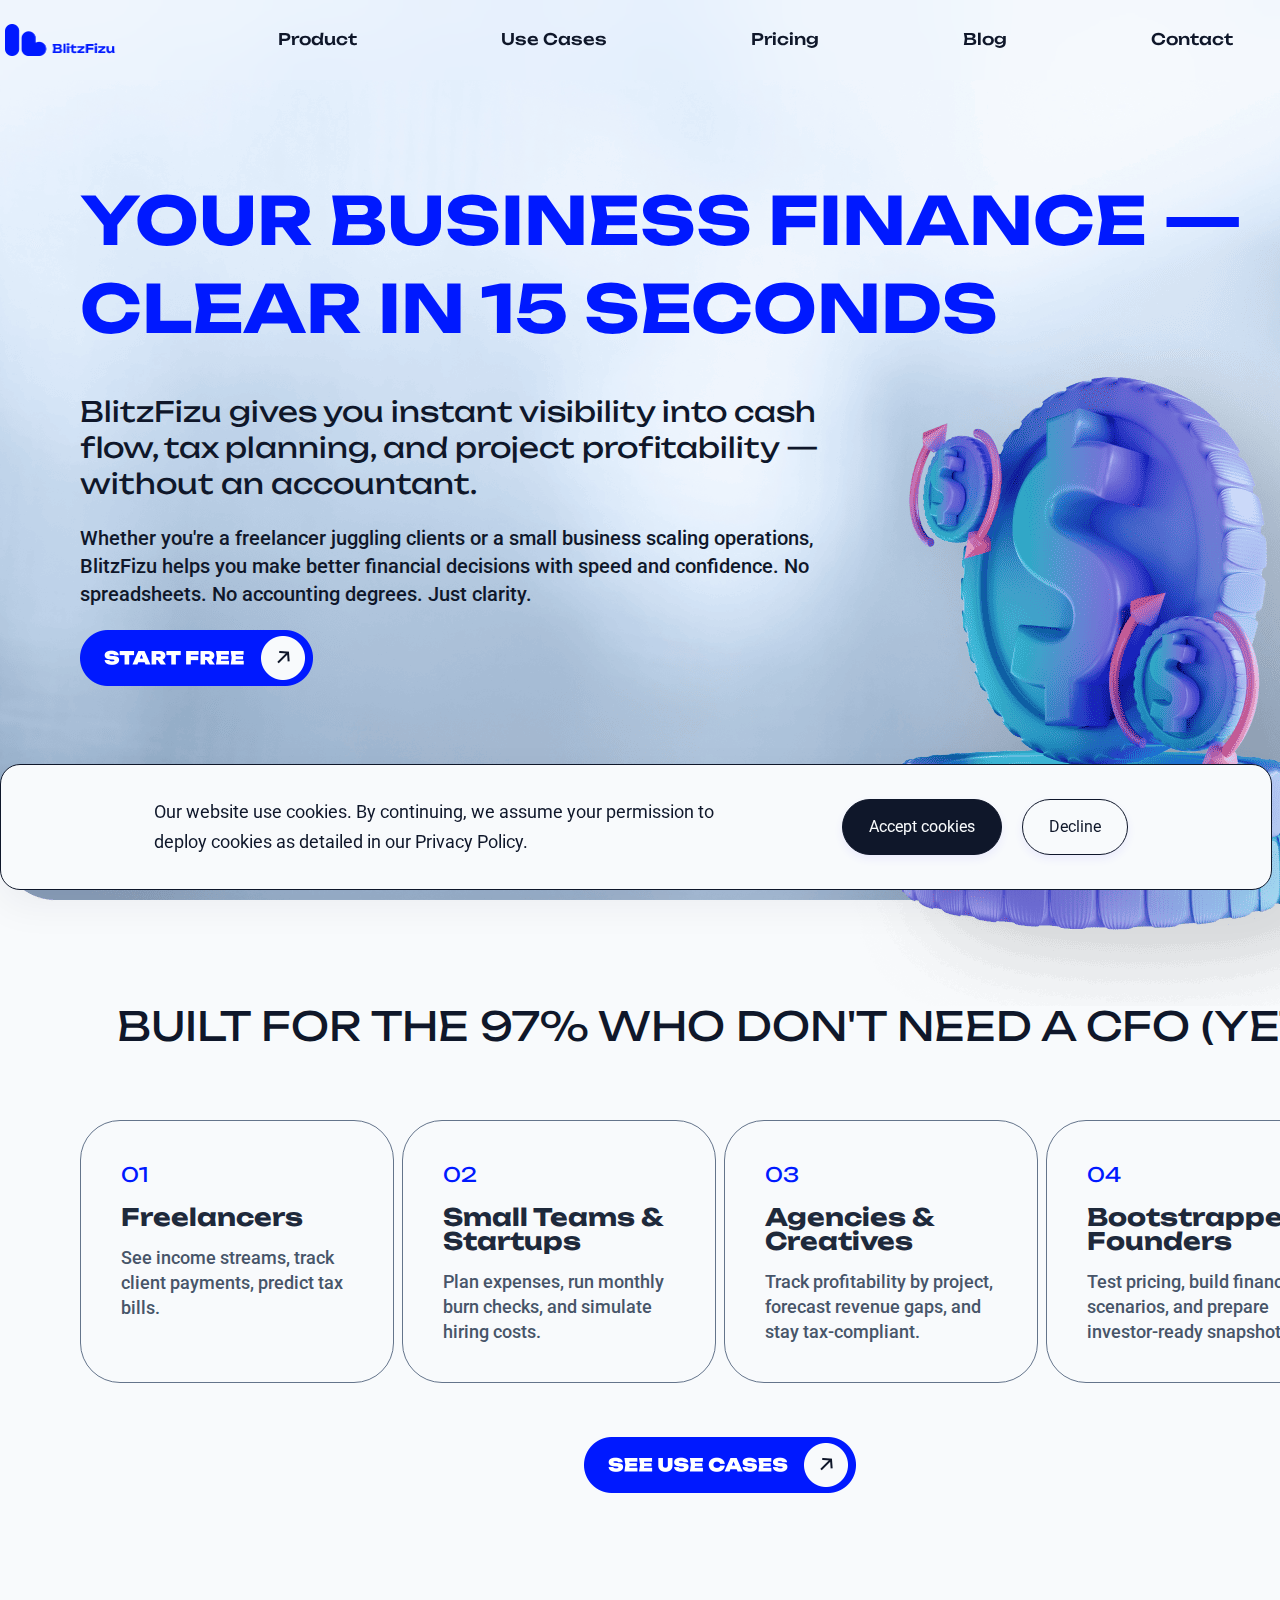
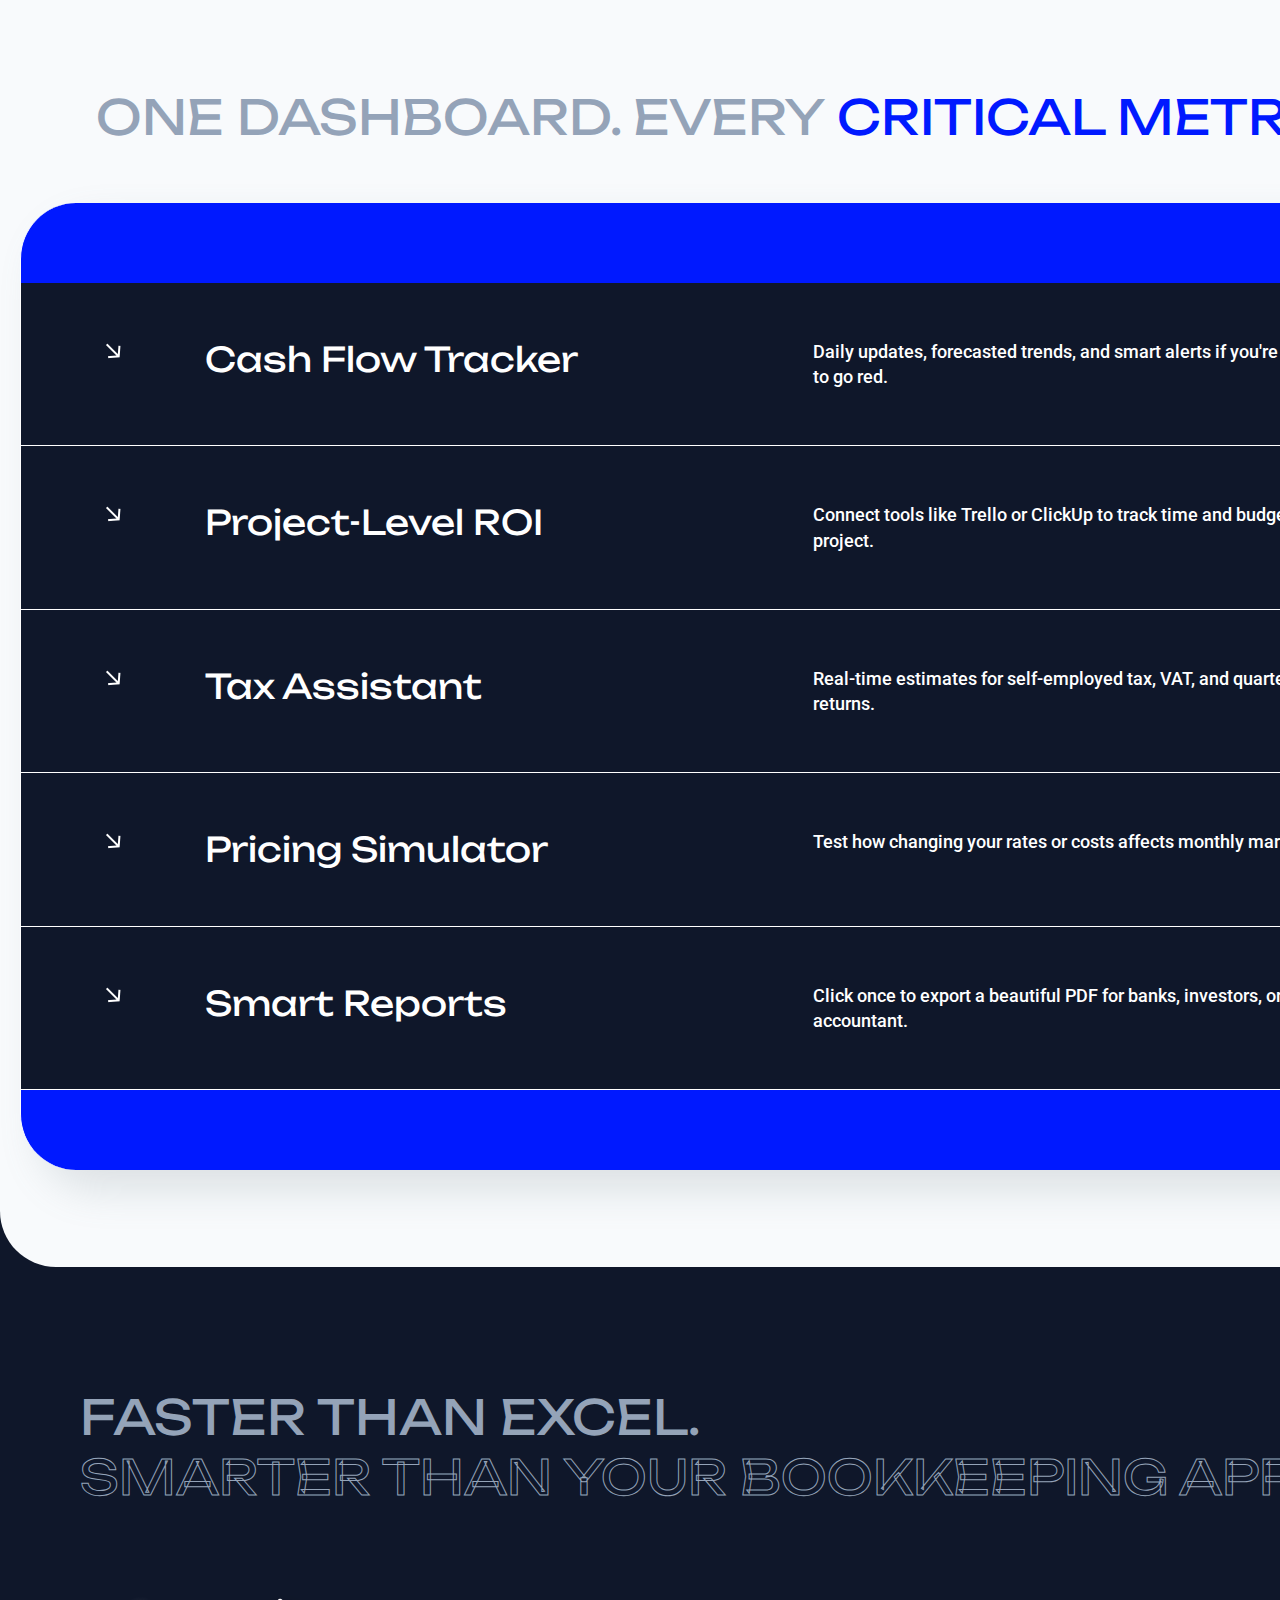
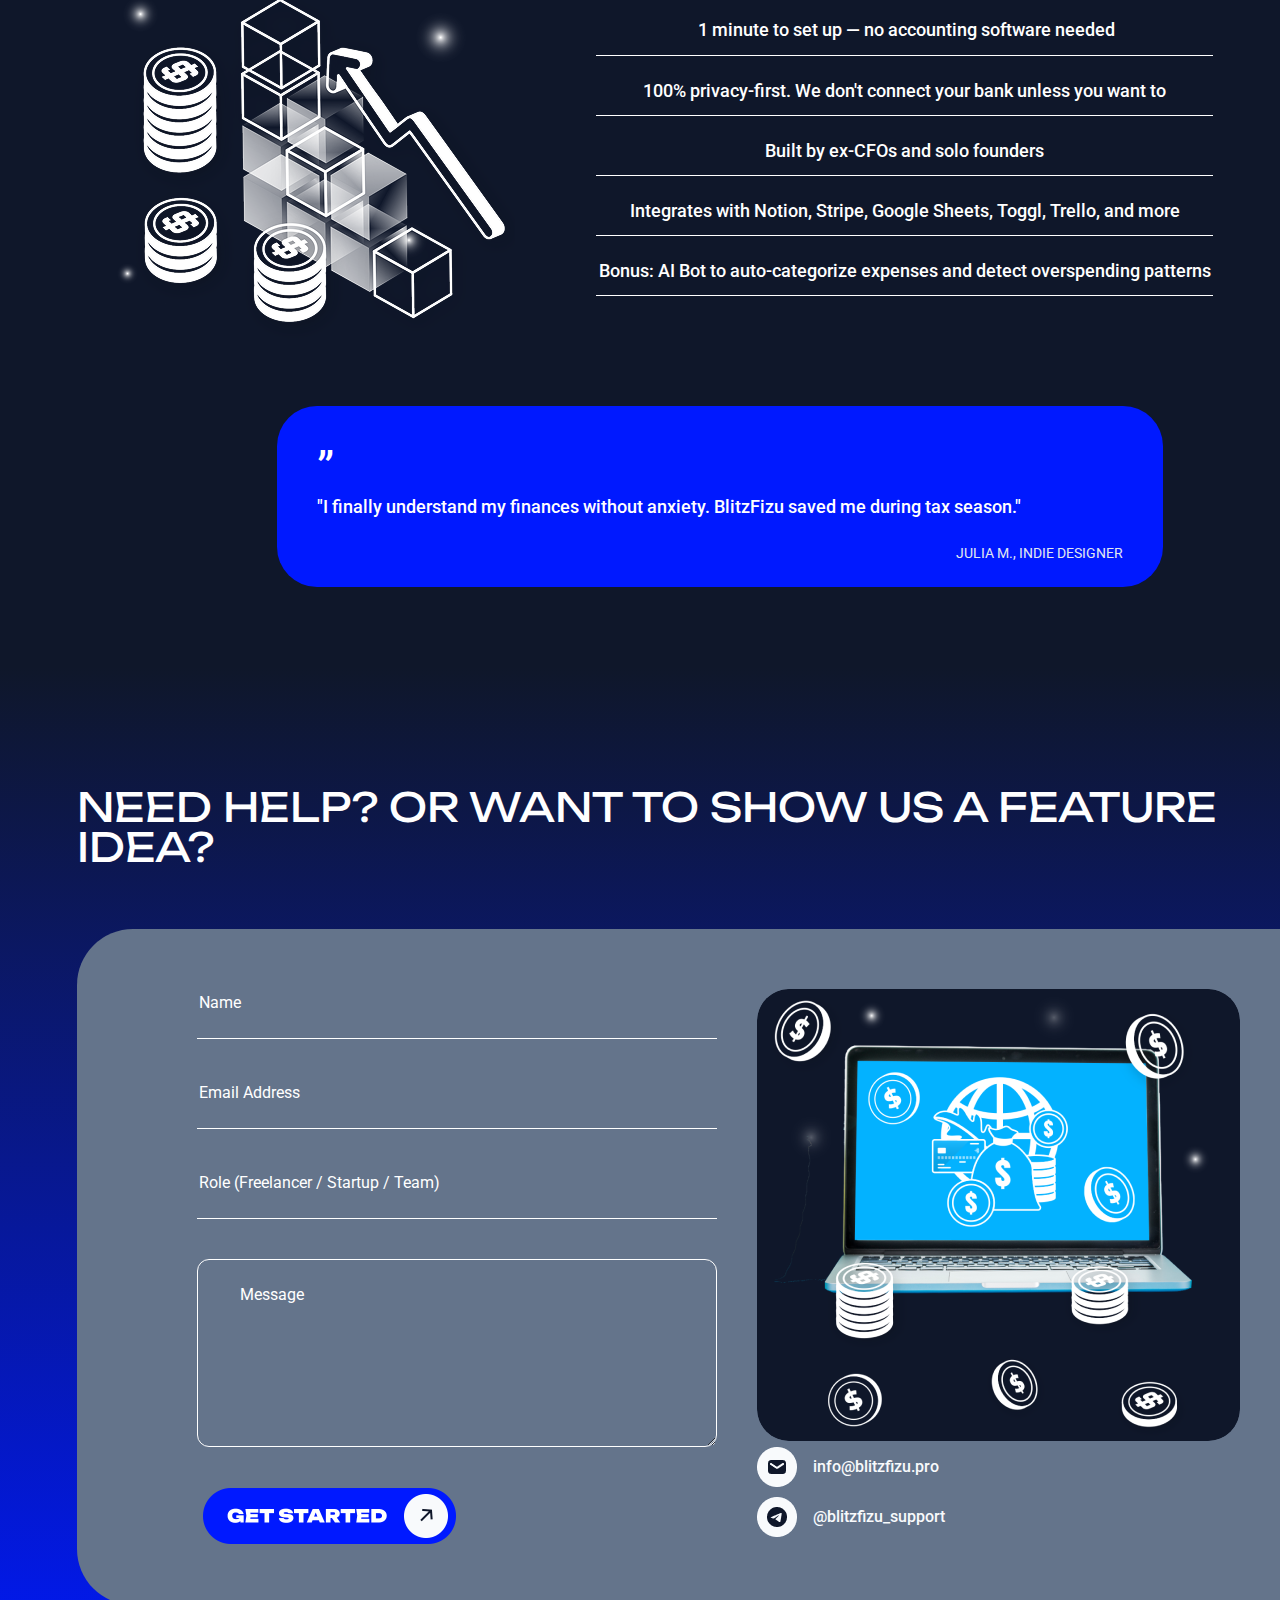
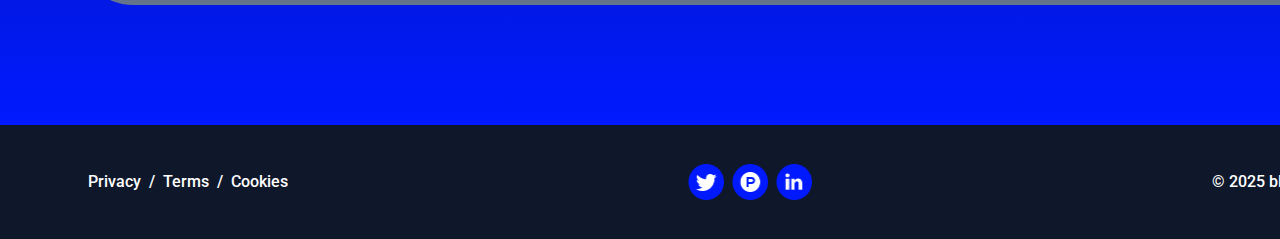
<file: index.html>
<!DOCTYPE html>
<html lang="en">
  <head>
    <meta charset="UTF-8" />
    <meta name="viewport" content="width=device-width, initial-scale=1.0" />

    <title>
      BlitzFizu | Financial Clarity for Freelancers & Small Business
    </title>
    <link rel="icon" href="img/fav b.jpg" />

    <meta
      name="description"
      content="BlitzFizu helps freelancers and small businesses instantly understand cash flow, project ROI, and taxes. No spreadsheets, no stress."
    />

    <meta
      name="keywords"
      content="freelancer finance, cash flow tool, project profitability, tax planner, business dashboard, BlitzFizu"
    />

    <meta name="viewport" content="width=device-width, initial-scale=1.0" />

    <link rel="stylesheet" type="text/css" href="slick/slick.css" />
    <link rel="stylesheet" href="css/main.css" />
  </head>

  <body>
    <div id="cookie-popup" class="u-k-cookie-popup">
      <div class="u-k-cookie-popup-container">
        <p class="u-k-cookie-popup-text-two">
          Our website use cookies. By continuing, we assume your permission to
          deploy cookies as detailed in our Privacy Policy.
        </p>
        <div class="u-k-cookie-button-container">
          <button id="decline-cookies" class="u-k-cookie-button">
            Decline
          </button>
          <button id="accept-cookies" class="u-k-cookie-button">
            Accept cookies
          </button>
        </div>
      </div>
    </div>
    <header class="u-k-header">
      <div class="u-k-header-background"></div>
      <nav class="u-k-navigation">
        <ul class="u-k-navigation-list">
          <li class="u-k-navigation-item">
            <a href="/">
              <img
                href="/"
                class="u-k-title-img u-k-navigation-img"
                alt="logo"
                src="img/logo.png"
                style="height: 32px"
              />
            </a>
          </li>
          <li class="u-k-navigation-item">
            <a href="/" class="u-k-navigation-link">Product</a>
          </li>

          <li class="u-k-navigation-item">
            <a href="/#uniqueness" class="u-k-navigation-link">Use Cases</a>
          </li>
          <li class="u-k-navigation-item">
            <a href="/#why" class="u-k-navigation-link">Pricing</a>
          </li>
          <li class="u-k-navigation-item">
            <a href="/#how" class="u-k-navigation-link">Blog</a>
          </li>

          <li class="u-k-navigation-item">
            <a href="/#features" class="u-k-navigation-link">Contact</a>
          </li>
          <li class="u-k-navigation-item">
            <a
              href="/policy.html"
              class="u-k-navigation-link u-k-navigation-item-desk"
            >
              Privacy
            </a>
          </li>
          <li class="u-k-navigation-item">
            <a
              href="/terms.html"
              class="u-k-navigation-link u-k-navigation-item-desk"
            >
              Terms
            </a>
          </li>
          <li class="u-k-navigation-item">
            <a
              href="/cookies.html"
              class="u-k-navigation-link u-k-navigation-item-desk"
            >
              Cookies
            </a>
          </li>
        </ul>

        <div class="u-k-header-button-wrapper">
          <a href="/" class="u-k-header-icon-title">
            <img href="/" class="u-k-title-img" />
          </a>

          <button type="button" class="u-k-header-icon-button" data-menu-button>
            <img
              class="u-k-header-icon u-k-header-icon-menu"
              alt="menu "
              src="img/menu.png"
              style="width: 28px"
            />

            <svg
              class="u-k-header-icon u-k-header-icon-close"
              width="28"
              height="28"
              viewBox="0 0 28 28"
              fill="none"
              xmlns="http://www.w3.org/2000/svg"
            >
              <path
                d="M5.0591 4.5591C5.4172 4.20111 5.90282 4 6.40917 4C6.91553 4 7.40115 4.20111 7.75925 4.5591L14.5115 11.3114L21.2638 4.5591C21.624 4.21125 22.1063 4.01878 22.607 4.02313C23.1077 4.02748 23.5866 4.22831 23.9407 4.58236C24.2947 4.93641 24.4956 5.41536 24.4999 5.91605C24.5043 6.41673 24.3118 6.8991 23.964 7.25925L17.2117 14.0115L23.964 20.7638C24.3118 21.124 24.5043 21.6063 24.4999 22.107C24.4956 22.6077 24.2947 23.0866 23.9407 23.4407C23.5866 23.7947 23.1077 23.9956 22.607 23.9999C22.1063 24.0043 21.624 23.8118 21.2638 23.464L14.5115 16.7117L7.75925 23.464C7.3991 23.8118 6.91673 24.0043 6.41605 23.9999C5.91536 23.9956 5.43641 23.7947 5.08236 23.4407C4.72831 23.0866 4.52748 22.6077 4.52313 22.107C4.51878 21.6063 4.71125 21.124 5.0591 20.7638L11.8114 14.0115L5.0591 7.25925C4.70111 6.90115 4.5 6.41553 4.5 5.90917C4.5 5.40282 4.70111 4.9172 5.0591 4.5591Z"
                fill="#0F172A"
              />
            </svg>
          </button>
        </div>
      </nav>
    </header>

    <main>
      <section class="u-k-home" id="home">
        <div class="u-k-home-container">
          <div class="u-k-home-container-top">
            <h1 class="u-k-home-title">
              Your Business Finance — Clear in 15 Seconds
            </h1>
            <p class="u-k-home-text">
              BlitzFizu gives you instant visibility into cash flow, tax
              planning, and project profitability — without an accountant.
            </p>
            <p class="u-k-home-text-two">
              Whether you're a freelancer juggling clients or a small business
              scaling operations, BlitzFizu helps you make better financial
              decisions with speed and confidence. No spreadsheets. No
              accounting degrees. Just clarity.
            </p>
            <div class="u-k-home-div">
              <a href="#"
                ><img
                  class="u-k-home-link"
                  src="/img/home/Button.png"
                  alt="Button"
              /></a>
            </div>
          </div>
        </div>
      </section>
      <section class="u-k-uniqueness" id="uniqueness">
        <div class="u-k-uniqueness-container">
          <h2 class="u-k-uniqueness-title">
            Built for the 97% who don't need a CFO (yet)
          </h2>
          <div class="u-k-uniqueness-list">
            <div class="u-k-uniqueness-item">
              <p class="u-k-uniqueness-number">01</p>
              <p class="u-k-uniqueness-text-bold">Freelancers</p>
              <p class="u-k-uniqueness-text">
                See income streams, track client payments, predict tax bills.
              </p>
            </div>
            <div class="u-k-uniqueness-item">
              <p class="u-k-uniqueness-number">02</p>
              <p class="u-k-uniqueness-text-bold">Small Teams & Startups</p>
              <p class="u-k-uniqueness-text">
                Plan expenses, run monthly burn checks, and simulate hiring
                costs.
              </p>
            </div>
            <div class="u-k-uniqueness-item">
              <p class="u-k-uniqueness-number">03</p>
              <p class="u-k-uniqueness-text-bold">Agencies & Creatives</p>
              <p class="u-k-uniqueness-text">
                Track profitability by project, forecast revenue gaps, and stay
                tax-compliant.
              </p>
            </div>
            <div class="u-k-uniqueness-item">
              <p class="u-k-uniqueness-number">04</p>
              <p class="u-k-uniqueness-text-bold">Bootstrapped Founders</p>
              <p class="u-k-uniqueness-text">
                Test pricing, build financial scenarios, and prepare
                investor-ready snapshots.
              </p>
            </div>
          </div>
          <div class="u-k-home-div">
            <a href="#"
              ><img
                class="u-k-home-link u-k-home-link-uni"
                src="/img/Button (1).png"
                alt="Button"
            /></a>
          </div>
        </div>
      </section>
      <article class="u-k-why" id="why">
        <span style="display: none"
          >Generated: 2025-08-27, Hash: u-k-qk39fd-u-k-7x</span
        >

        <div class="u-k-why-container">
          <h2 class="u-k-why-title">
            One Dashboard. Every
            <span class="u-k-why-span">Critical Metric</span>
          </h2>
          <dl class="u-k-why-list">
            <div class="u-k-why-item">
              <figure class="u-k-why-img">
                <img
                  class="u-k-why-img"
                  src="img/arrow-right-alt.png"
                  alt="arrow"
                />
              </figure>
              <dt class="u-k-why-text-bold">Cash Flow Tracker</dt>
              <dd class="u-k-why-text">
                Daily updates, forecasted trends, and smart alerts if you're
                about to go red.
              </dd>
            </div>
            <div class="u-k-why-item">
              <figure class="u-k-why-img">
                <img
                  class="u-k-why-img"
                  src="img/arrow-right-alt.png"
                  alt="arrow"
                />
              </figure>
              <dt class="u-k-why-text-bold">Project-Level ROI</dt>
              <dd class="u-k-why-text">
                Connect tools like Trello or ClickUp to track time and budget
                per project.
              </dd>
            </div>
            <div class="u-k-why-item">
              <figure class="u-k-why-img">
                <img
                  class="u-k-why-img"
                  src="img/arrow-right-alt.png"
                  alt="arrow"
                />
              </figure>
              <dt class="u-k-why-text-bold">Tax Assistant</dt>
              <dd class="u-k-why-text">
                Real-time estimates for self-employed tax, VAT, and quarterly
                returns.
              </dd>
            </div>
            <div class="u-k-why-item">
              <figure class="u-k-why-img">
                <img
                  class="u-k-why-img"
                  src="img/arrow-right-alt.png"
                  alt="arrow"
                />
              </figure>
              <dt class="u-k-why-text-bold">Pricing Simulator</dt>
              <dd class="u-k-why-text">
                Test how changing your rates or costs affects monthly margin.
              </dd>
            </div>
            <div class="u-k-why-item">
              <figure class="u-k-why-img">
                <img
                  class="u-k-why-img"
                  src="img/arrow-right-alt.png"
                  alt="arrow"
                />
              </figure>
              <dt class="u-k-why-text-bold">Smart Reports</dt>
              <dd class="u-k-why-text">
                Click once to export a beautiful PDF for banks, investors, or
                your accountant.
              </dd>
            </div>
          </dl>
        </div>
      </article>
      <section class="u-k-how" id="how">
        <div class="u-k-how-container">
          <h2 class="u-k-how-title">
            Faster Than Excel. <br />
            <span class="u-k-how-span">
              Smarter Than Your Bookkeeping App.</span
            >
          </h2>

          <ul class="u-k-how-list">
            <li class="u-k-how-item">
               1 minute to set up — no accounting software needed
            </li>
            <li class="u-k-how-item">
              100% privacy-first. We don't connect your bank unless you want to
            </li>
            <li class="u-k-how-item">Built by ex-CFOs and solo founders</li>
            <li class="u-k-how-item">
              Integrates with Notion, Stripe, Google Sheets, Toggl, Trello, and
              more
            </li>
            <li class="u-k-how-item">
              Bonus: AI Bot to auto-categorize expenses and detect overspending
              patterns
            </li>
          </ul>
          <div class="u-k-how-div">
            <p class="u-k-how-img">”</p>
            <p class="u-k-how-text-bold">
              "I finally understand my finances without anxiety. BlitzFizu saved
              me during tax season."
            </p>
            <p class="u-k-how-text">Julia M., Indie Designer</p>
          </div>
        </div>
      </section>

      <section class="u-k-features" id="features">
        <div class="u-k-features-container">
          <h2 class="u-k-features-title">
            Need Help? Or Want to Show Us a Feature Idea?
          </h2>
          <div class="u-k-features-div">
            <div>
              <form class="u-k-contact-form" id="contact-form">
                <label>
                  <input
                    checked
                    class="u-k-features-input"
                    placeholder="Name"
                    type="text"
                    name="name"
                    required
                  />
                </label>

                <label>
                  <input
                    type="email"
                    class="u-k-features-input"
                    placeholder="Email Address"
                    name="email"
                    required
                  />
                </label>
                <label>
                  <input
                    type="text"
                    class="u-k-features-input"
                    placeholder="Role (Freelancer / Startup / Team)"
                    required
                  />
                </label>
                <label>
                  <textarea
                    class="u-k-features-input u-k-features-textarea"
                    placeholder="Message"
                    name="message"
                    rows="1"
                    required
                  ></textarea>
                </label>

                <button type="submit" class="u-k-features-button">
                  <img
                    class="u-k-home-link"
                    src="/img/features/Button (2).png"
                    alt=""
                  />
                </button>
              </form>

              <div id="success-popup" class="modal-form hidden">
                ✅ Your message has been sent!
              </div>
            </div>
            <div>
              <img
                class="u-k-features-img"
                src="/img/features/img.png"
                alt=""
              />
              <div class="u-k-features-div-two">
                <div class="u-k-features-div-item">
                  <img
                    style="width: 40px"
                    src="/img/features/Icon.png"
                    alt=""
                  />
                  <a
                    class="u-k-features-div-item-text"
                    href="mailto:info@blitzfizu.pro"
                    >info@blitzfizu.pro</a
                  >
                </div>
                <div class="u-k-features-div-item">
                  <figure>
                    <img
                      style="width: 40px"
                      src="/img/features/Isolation_Mode.png"
                      alt=""
                    />
                  </figure>

                  <a
                    class="u-k-features-div-item-text"
                    href="https://t.me/blitzfizu_support"
                    target="_blank"
                  >
                    @blitzfizu_support
                  </a>
                </div>
              </div>
            </div>
          </div>
        </div>
      </section>
    </main>
    <footer class="u-k-footer" style="margin: auto; background: #0f172a">
      <div class="u-k-footer-container">
        <p class="u-k-footer-copyright">© 2025 blitzfizu.pro</p>
        <div class="u-k-footer-wrapper">
          <a
            href="https://twitter.com"
            target="_blank"
            rel="noopener noreferrer"
          >
            <img
              class="u-k-footer-img"
              src="/img/footer/Fb.png"
              alt="twitter"
            />
          </a>
          <a target="_blank" rel="noopener noreferrer">
            <img
              class="u-k-footer-img"
              src="/img/footer/Insta.png"
              alt="twitter"
            />
          </a>
          <a
            href="https://www.linkedin.com"
            target="_blank"
            rel="noopener noreferrer"
          >
            <img
              class="u-k-footer-img"
              src="/img/footer/LinkedIn.png"
              alt="LinkedIn"
            />
          </a>
        </div>
        <div class="u-k-footer-wrapper">
          <a class="u-k-footer-text" href="/policy.html">Privacy</a>
          <p class="u-k-footer-text">/</p>
          <a class="u-k-footer-text" href="/terms.html">Terms </a>
          <p class="u-k-footer-text">/</p>
          <a class="u-k-footer-text" href="/cookies.html">Cookies</a>
        </div>
      </div>
    </footer>
    <script src="js/mobile-menu.js"></script>
    <script src="js/jquery-loc-u-k-0.js"></script>
    <script type="text/javascript" src="slick/slick.min.js"></script>
    <script src="js/slick.js"></script>
  </body>
</html>
</file>
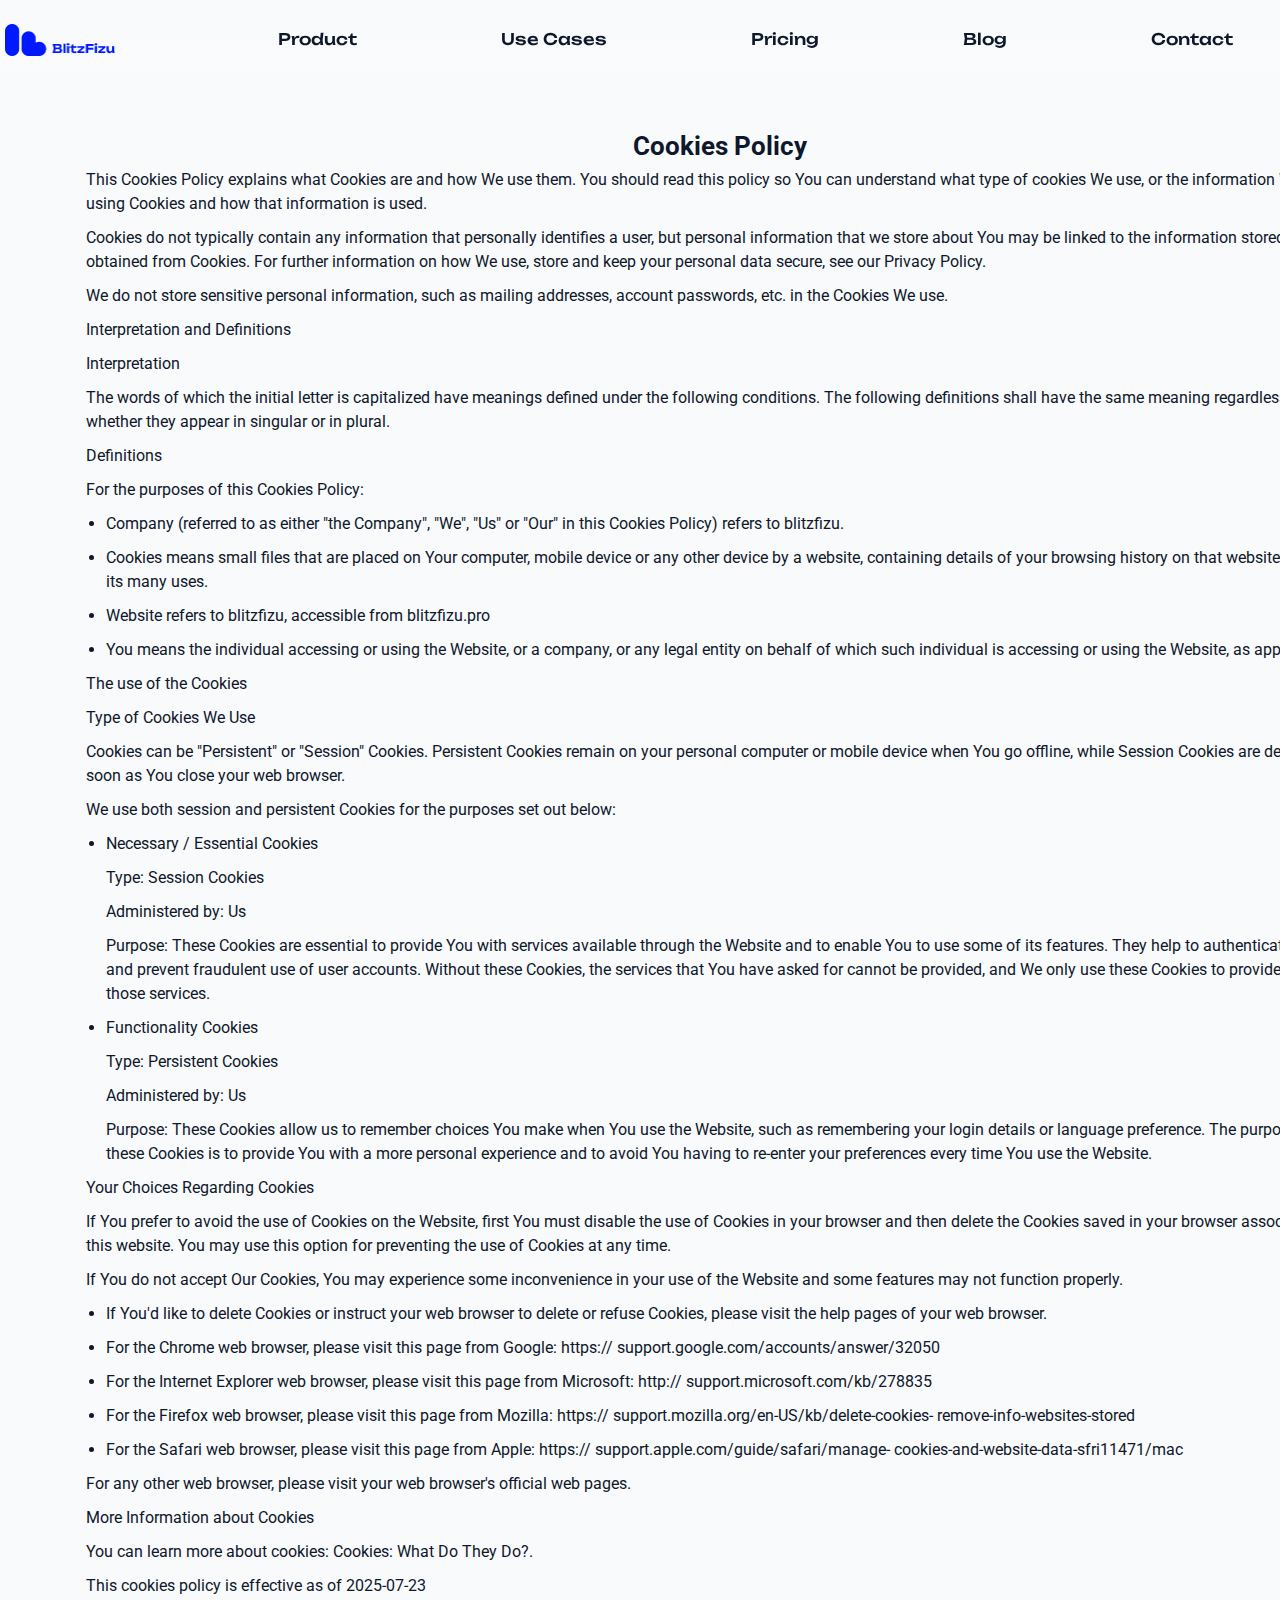
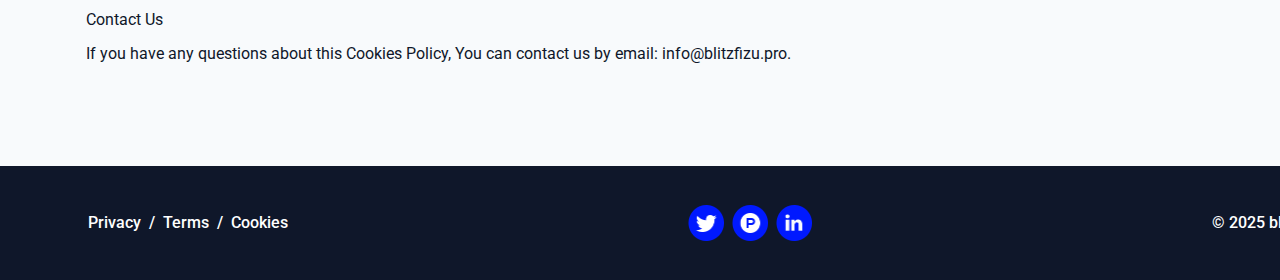
<file: cookies.html>
<!DOCTYPE html>
<html lang="en">
  <head>
    <meta charset="UTF-8" />
    <meta name="viewport" content="width=device-width, initial-scale=1.0" />

    <title>
      BlitzFizu | Financial Clarity for Freelancers & Small Business
    </title>
    <link rel="icon" href="img/fav b.jpg" />

    <link rel="stylesheet" type="text/css" href="slick/slick.css" />
    <link rel="stylesheet" href="css/main.css" />
  </head>

  <body>
    <header class="u-k-header">
      <div class="u-k-header-background"></div>
      <nav class="u-k-navigation">
        <ul class="u-k-navigation-list">
          <li class="u-k-navigation-item">
            <a href="/">
              <img
                href="/"
                class="u-k-title-img u-k-navigation-img"
                alt="logo"
                src="img/logo.png"
                style="height: 32px"
              />
            </a>
          </li>
          <li class="u-k-navigation-item">
            <a href="/" class="u-k-navigation-link">Product</a>
          </li>

          <li class="u-k-navigation-item">
            <a href="/#uniqueness" class="u-k-navigation-link">Use Cases</a>
          </li>
          <li class="u-k-navigation-item">
            <a href="/#why" class="u-k-navigation-link">Pricing</a>
          </li>
          <li class="u-k-navigation-item">
            <a href="/#how" class="u-k-navigation-link">Blog</a>
          </li>

          <li class="u-k-navigation-item">
            <a href="/#features" class="u-k-navigation-link">Contact</a>
          </li>
          <li class="u-k-navigation-item">
            <a
              href="/policy.html"
              class="u-k-navigation-link u-k-navigation-item-desk"
            >
              Privacy
            </a>
          </li>
          <li class="u-k-navigation-item">
            <a
              href="/terms.html"
              class="u-k-navigation-link u-k-navigation-item-desk"
            >
              Terms
            </a>
          </li>
          <li class="u-k-navigation-item">
            <a
              href="/cookies.html"
              class="u-k-navigation-link u-k-navigation-item-desk"
            >
              Cookies
            </a>
          </li>
        </ul>

        <div class="u-k-header-button-wrapper">
          <a href="/" class="u-k-header-icon-title">
            <img href="/" class="u-k-title-img" />
          </a>

          <button type="button" class="u-k-header-icon-button" data-menu-button>
            <img
              class="u-k-header-icon u-k-header-icon-menu"
              alt="menu "
              src="img/menu.png"
              style="width: 28px"
            />

            <svg
              class="u-k-header-icon u-k-header-icon-close"
              width="28"
              height="28"
              viewBox="0 0 28 28"
              fill="none"
              xmlns="http://www.w3.org/2000/svg"
            >
              <path
                d="M5.0591 4.5591C5.4172 4.20111 5.90282 4 6.40917 4C6.91553 4 7.40115 4.20111 7.75925 4.5591L14.5115 11.3114L21.2638 4.5591C21.624 4.21125 22.1063 4.01878 22.607 4.02313C23.1077 4.02748 23.5866 4.22831 23.9407 4.58236C24.2947 4.93641 24.4956 5.41536 24.4999 5.91605C24.5043 6.41673 24.3118 6.8991 23.964 7.25925L17.2117 14.0115L23.964 20.7638C24.3118 21.124 24.5043 21.6063 24.4999 22.107C24.4956 22.6077 24.2947 23.0866 23.9407 23.4407C23.5866 23.7947 23.1077 23.9956 22.607 23.9999C22.1063 24.0043 21.624 23.8118 21.2638 23.464L14.5115 16.7117L7.75925 23.464C7.3991 23.8118 6.91673 24.0043 6.41605 23.9999C5.91536 23.9956 5.43641 23.7947 5.08236 23.4407C4.72831 23.0866 4.52748 22.6077 4.52313 22.107C4.51878 21.6063 4.71125 21.124 5.0591 20.7638L11.8114 14.0115L5.0591 7.25925C4.70111 6.90115 4.5 6.41553 4.5 5.90917C4.5 5.40282 4.70111 4.9172 5.0591 4.5591Z"
                fill="#0F172A"
              />
            </svg>
          </button>
        </div>
      </nav>
    </header>

    <main>
      <section>
        <div class="u-k-container">
          <h1>Cookies Policy</h1>

          <p>
            This Cookies Policy explains what Cookies are and how We use them.
            You should read this policy so You can understand what type of
            cookies We use, or the information We collect using Cookies and how
            that information is used.
          </p>

          <p>
            Cookies do not typically contain any information that personally
            identifies a user, but personal information that we store about You
            may be linked to the information stored in and obtained from
            Cookies. For further information on how We use, store and keep your
            personal data secure, see our Privacy Policy.
          </p>

          <p>
            We do not store sensitive personal information, such as mailing
            addresses, account passwords, etc. in the Cookies We use.
          </p>

          <h2>Interpretation and Definitions</h2>

          <h3>Interpretation</h3>
          <p>
            The words of which the initial letter is capitalized have meanings
            defined under the following conditions. The following definitions
            shall have the same meaning regardless of whether they appear in
            singular or in plural.
          </p>

          <h3>Definitions</h3>
          <p>For the purposes of this Cookies Policy:</p>
          <ul>
            <li>
              Company (referred to as either "the Company", "We", "Us" or "Our"
              in this Cookies Policy) refers to blitzfizu.
            </li>
            <li>
              Cookies means small files that are placed on Your computer, mobile
              device or any other device by a website, containing details of
              your browsing history on that website among its many uses.
            </li>
            <li>
              Website refers to blitzfizu, accessible from

              <a href="https://blitzfizu.pro">blitzfizu.pro</a>
            </li>
            <li>
              You means the individual accessing or using the Website, or a
              company, or any legal entity on behalf of which such individual is
              accessing or using the Website, as applicable.
            </li>
          </ul>

          <h2>The use of the Cookies</h2>

          <h3>Type of Cookies We Use</h3>
          <p>
            Cookies can be "Persistent" or "Session" Cookies. Persistent Cookies
            remain on your personal computer or mobile device when You go
            offline, while Session Cookies are deleted as soon as You close your
            web browser.
          </p>
          <p>
            We use both session and persistent Cookies for the purposes set out
            below:
          </p>

          <ul>
            <li>
              <h3>Necessary / Essential Cookies</h3>
              <p>Type: Session Cookies</p>
              <p>Administered by: Us</p>

              <p>
                Purpose: These Cookies are essential to provide You with
                services available through the Website and to enable You to use
                some of its features. They help to authenticate users and
                prevent fraudulent use of user accounts. Without these Cookies,
                the services that You have asked for cannot be provided, and We
                only use these Cookies to provide You with those services.
              </p>
            </li>
            <li>
              <h3>Functionality Cookies</h3>
              <p>Type: Persistent Cookies</p>
              <p>Administered by: Us</p>
              <p>
                Purpose: These Cookies allow us to remember choices You make
                when You use the Website, such as remembering your login details
                or language preference. The purpose of these Cookies is to
                provide You with a more personal experience and to avoid You
                having to re-enter your preferences every time You use the
                Website.
              </p>
            </li>
          </ul>

          <h3>Your Choices Regarding Cookies</h3>
          <p>
            If You prefer to avoid the use of Cookies on the Website, first You
            must disable the use of Cookies in your browser and then delete the
            Cookies saved in your browser associated with this website. You may
            use this option for preventing the use of Cookies at any time.
          </p>
          <p>
            If You do not accept Our Cookies, You may experience some
            inconvenience in your use of the Website and some features may not
            function properly.
          </p>

          <ul>
            <li>
              If You'd like to delete Cookies or instruct your web browser to
              delete or refuse Cookies, please visit the help pages of your web
              browser.
            </li>
            <li>
              For the Chrome web browser, please visit this page from Google:

              <a
                target="_blank"
                href="https://support.google.com/accounts/answer/32050"
                >https:// support.google.com/accounts/answer/32050
              </a>
            </li>

            <li>
              For the Internet Explorer web browser, please visit this page from
              Microsoft:

              <a target="_blank" href="http://support.microsoft.com/kb/278835"
                >http:// support.microsoft.com/kb/278835</a
              >
            </li>
            <li>
              For the Firefox web browser, please visit this page from Mozilla:

              <a
                target="_blank"
                href=" https://support.mozilla.org/en-US/kb/delete-cookies-remove-info-websites-stored"
              >
                https:// support.mozilla.org/en-US/kb/delete-cookies-
                remove-info-websites-stored</a
              >
            </li>
            <li>
              For the Safari web browser, please visit this page from Apple:

              <a
                target="_blank"
                href=" https://support.apple.com/guide/safari/manage-cookies-and-website-data-sfri11471/mac
"
              >
                https:// support.apple.com/guide/safari/manage-
                cookies-and-website-data-sfri11471/mac
              </a>
            </li>
          </ul>
          <p>
            For any other web browser, please visit your web browser's official
            web pages.
          </p>

          <h2>More Information about Cookies</h2>
          <p>
            You can learn more about cookies:
            <a
              target="_blank"
              href="https://www.freeprivacypolicy.com/blog/cookies/"
              >Cookies: What Do They Do?</a
            >.
          </p>
          <p>This cookies policy is effective as of 2025-07-23</p>

          <h2>Contact Us</h2>
          <p>
            If you have any questions about this Cookies Policy, You can contact
            us by email:
            <a href="mailto:info@blitzfizu.pro">info@blitzfizu.pro</a>.
          </p>
        </div>
      </section>
    </main>
    <footer class="u-k-footer" style="margin: auto; background: #0f172a">
      <div class="u-k-footer-container">
        <p class="u-k-footer-copyright">© 2025 blitzfizu.pro</p>
        <div class="u-k-footer-wrapper">
          <a
            href="https://twitter.com"
            target="_blank"
            rel="noopener noreferrer"
          >
            <img
              class="u-k-footer-img"
              src="/img/footer/Fb.png"
              alt="twitter"
            />
          </a>
          <a target="_blank" rel="noopener noreferrer">
            <img
              class="u-k-footer-img"
              src="/img/footer/Insta.png"
              alt="twitter"
            />
          </a>
          <a
            href="https://www.linkedin.com"
            target="_blank"
            rel="noopener noreferrer"
          >
            <img
              class="u-k-footer-img"
              src="/img/footer/LinkedIn.png"
              alt="LinkedIn"
            />
          </a>
        </div>
        <div class="u-k-footer-wrapper">
          <a class="u-k-footer-text" href="/policy.html">Privacy</a>
          <p class="u-k-footer-text">/</p>
          <a class="u-k-footer-text" href="/terms.html">Terms </a>
          <p class="u-k-footer-text">/</p>
          <a class="u-k-footer-text" href="/cookies.html">Cookies</a>
        </div>
      </div>
    </footer>
    <script src="js/mobile-menu.js"></script>
  </body>
</html>
</file>
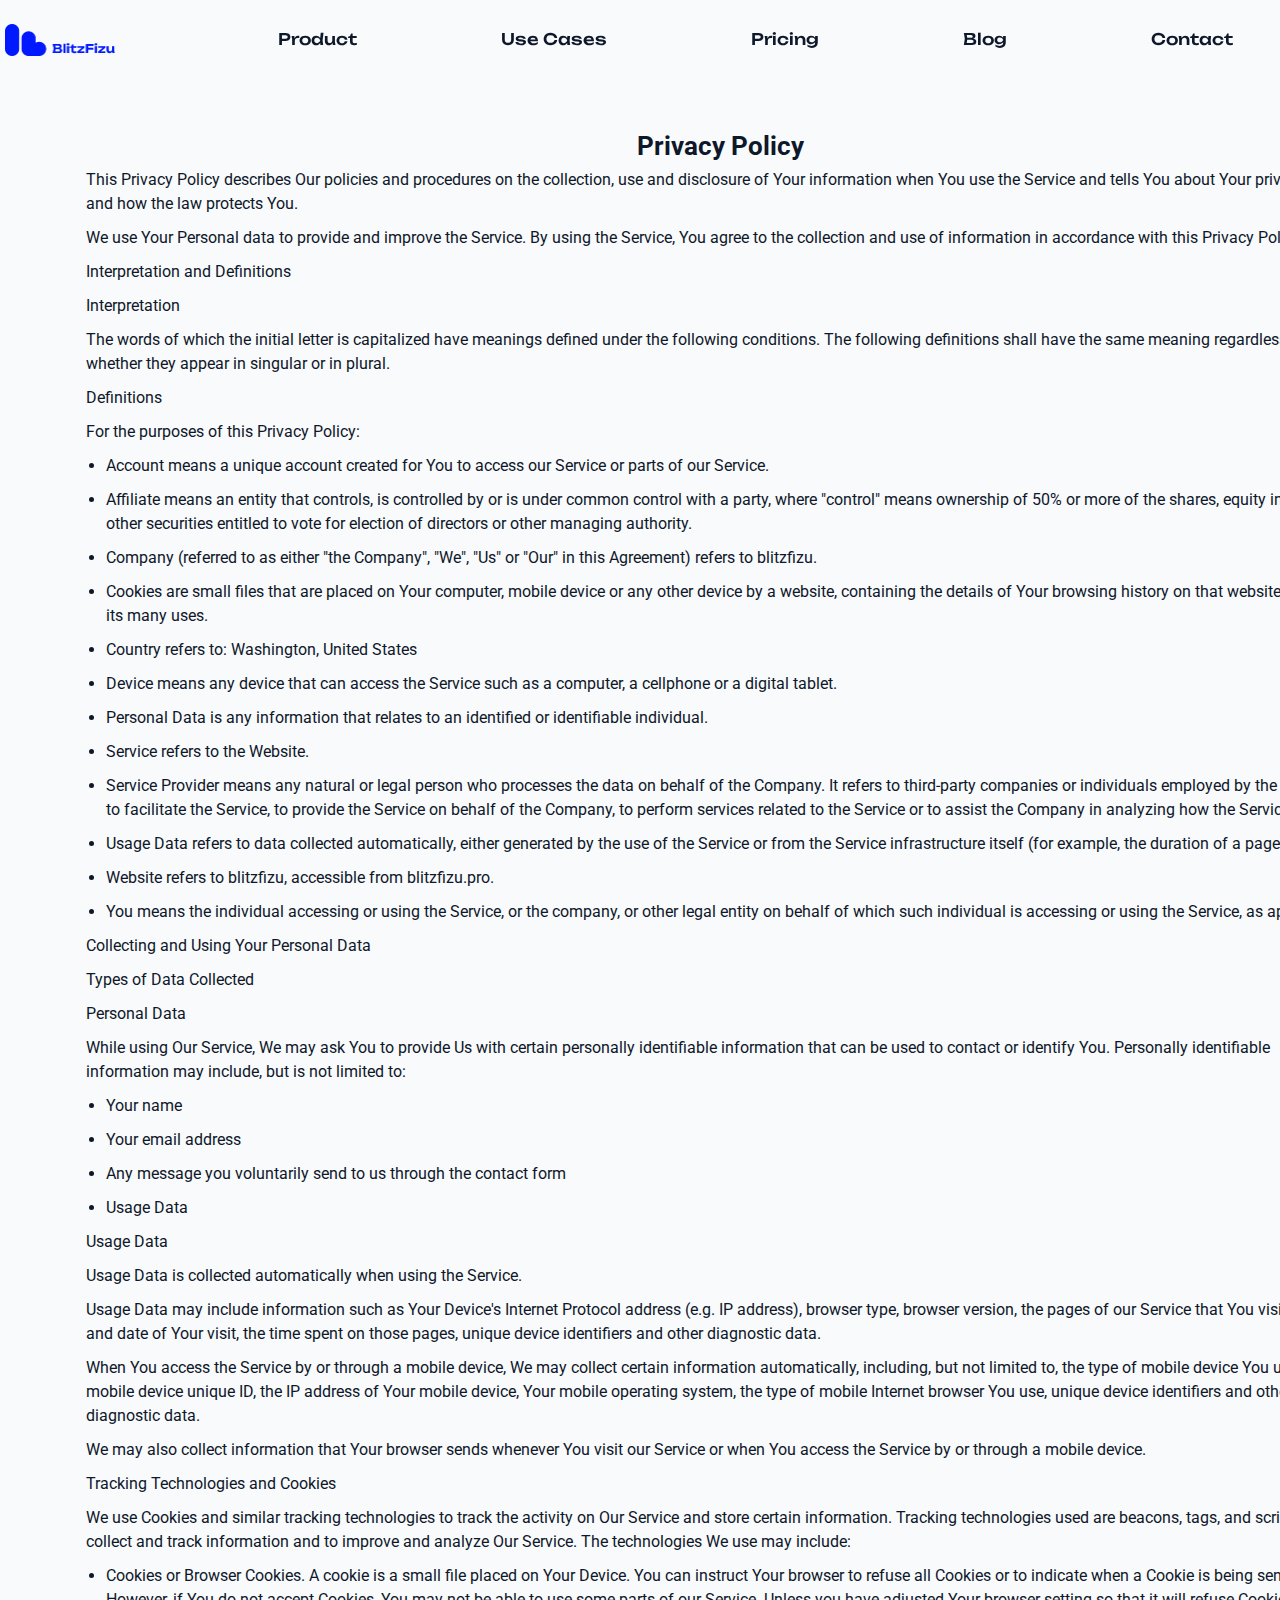
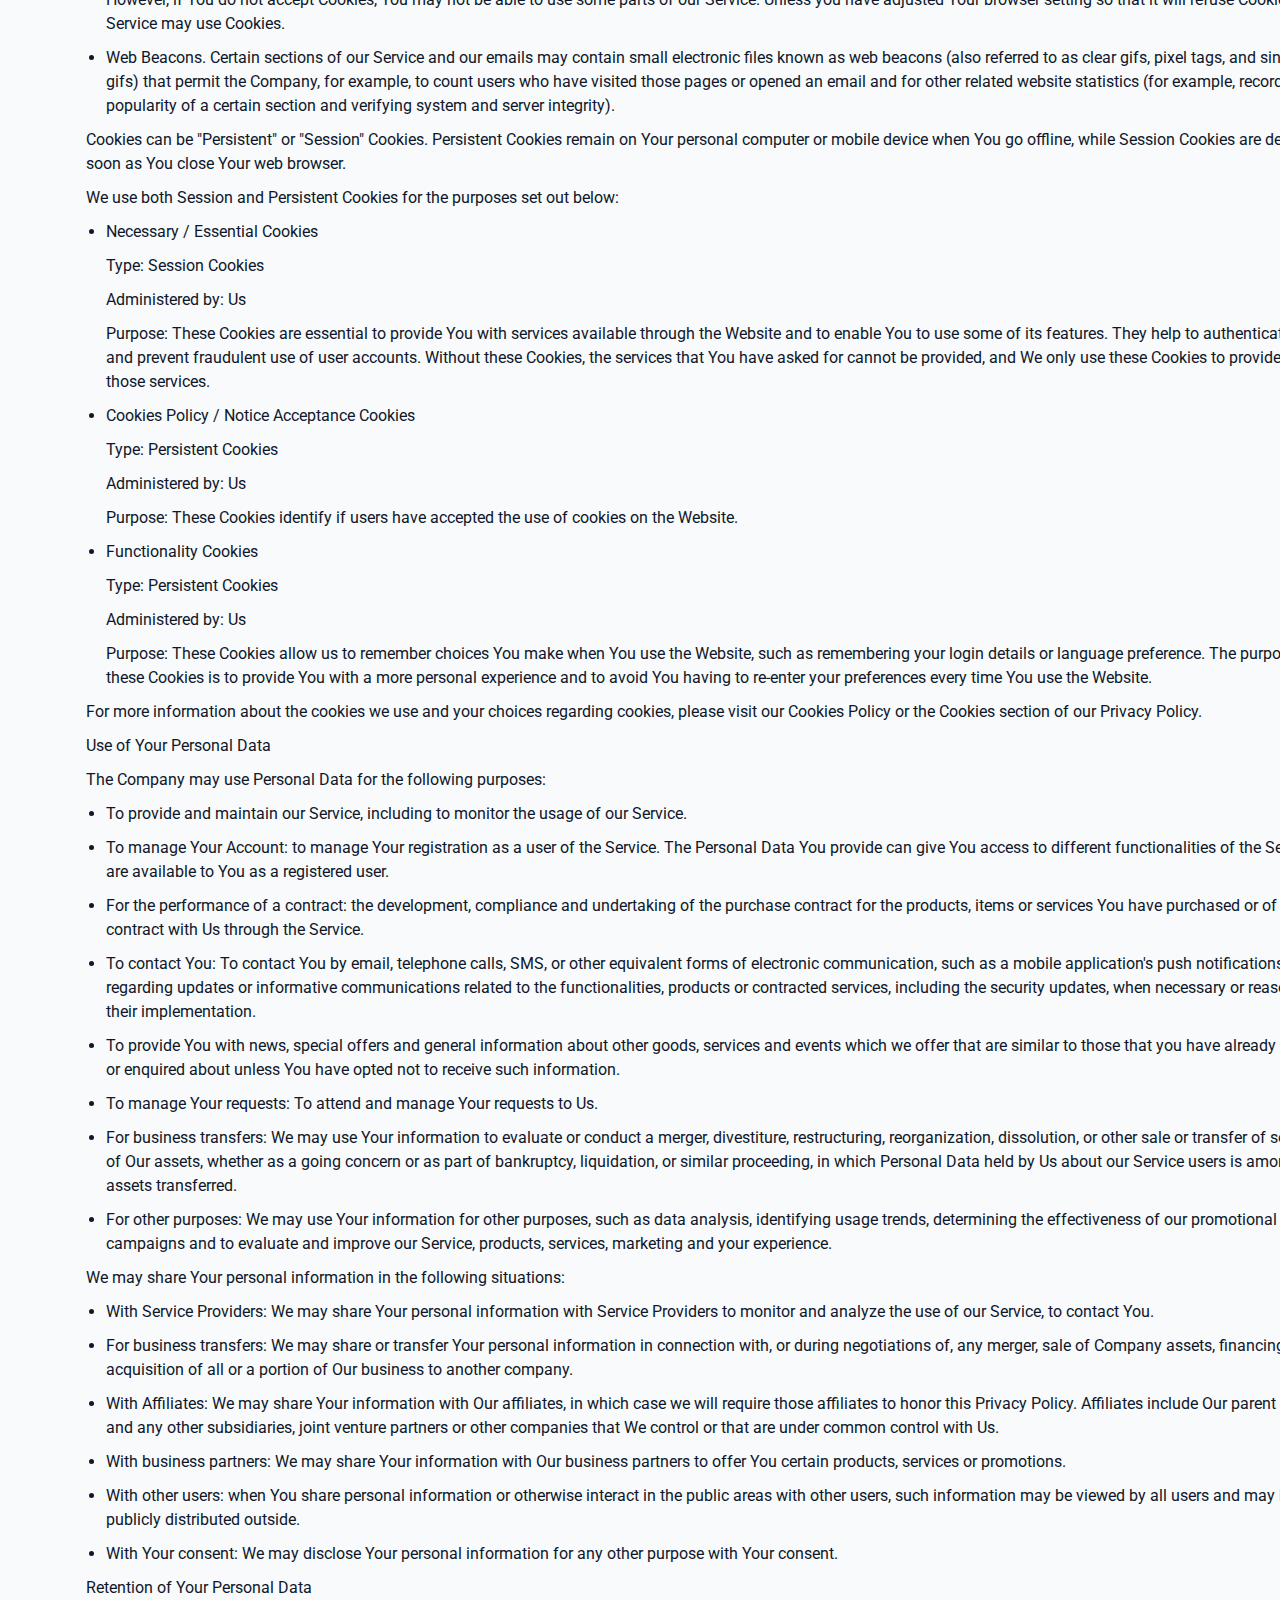
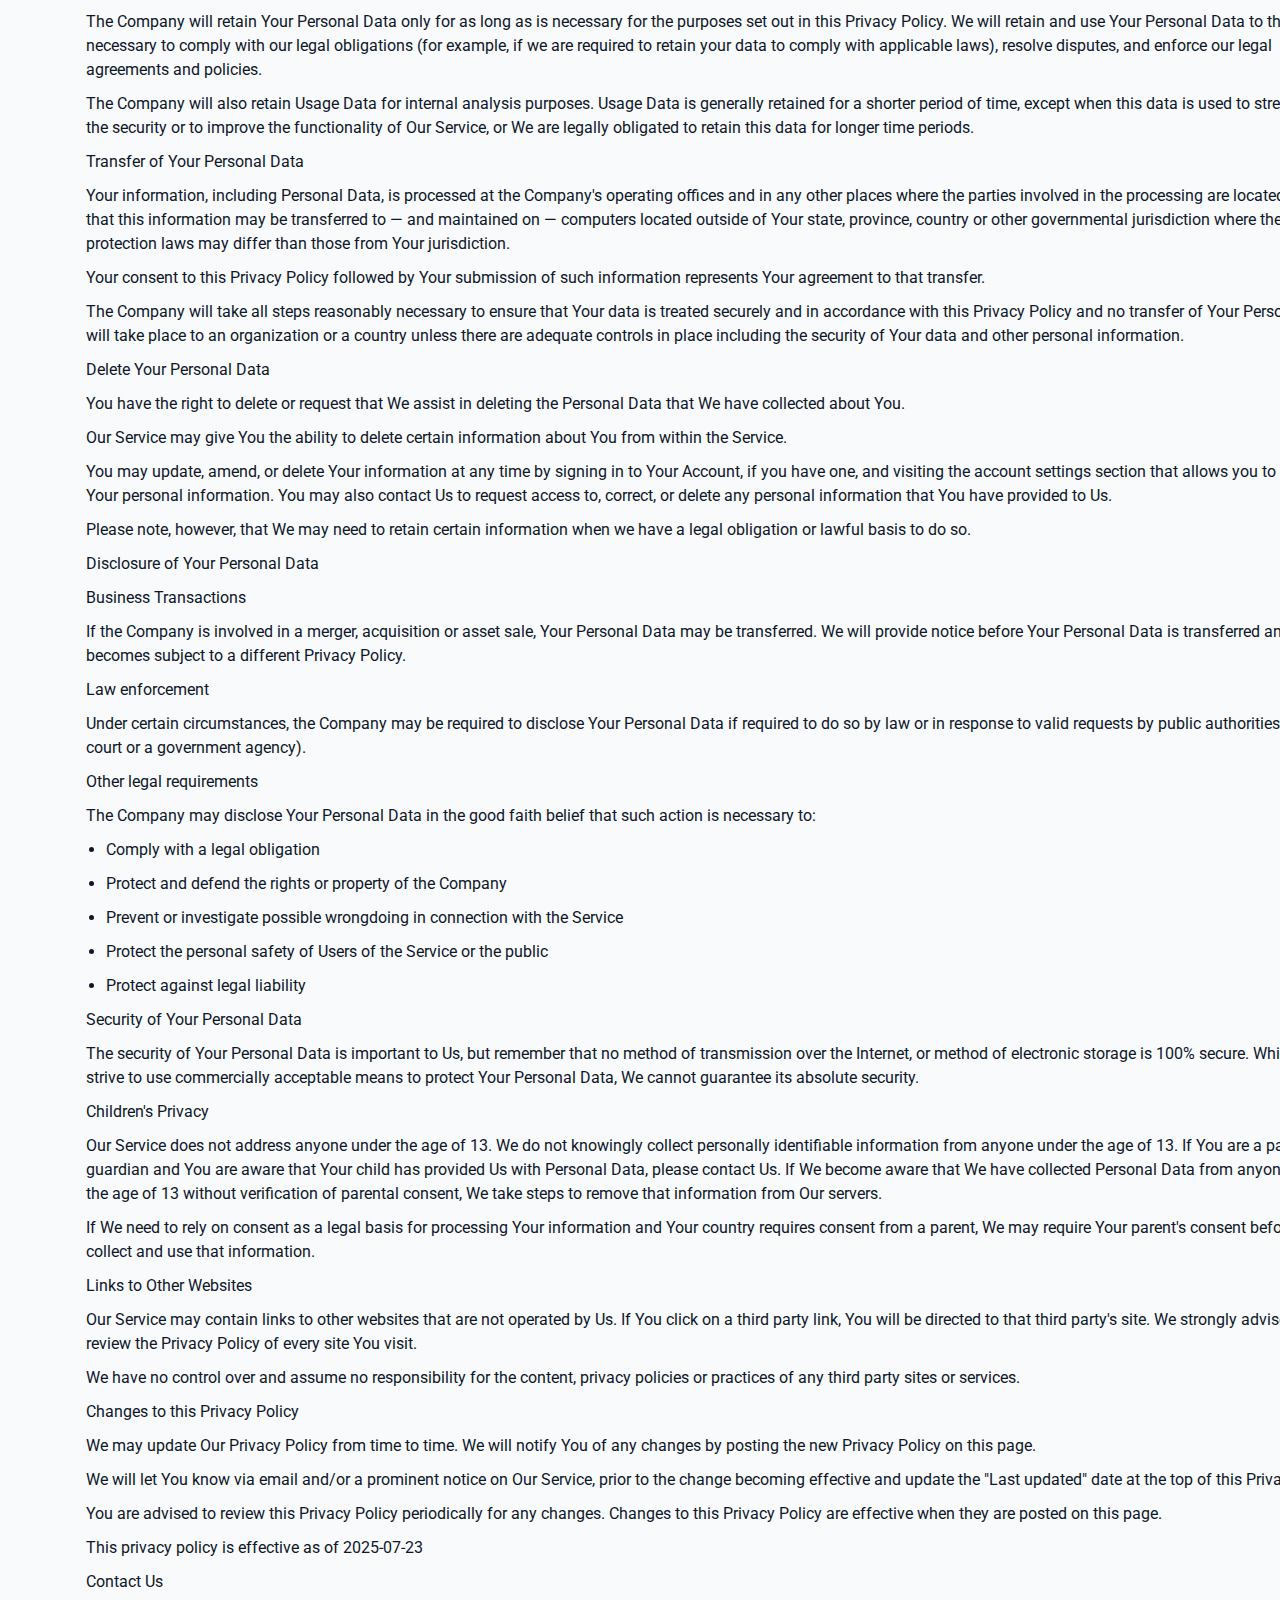
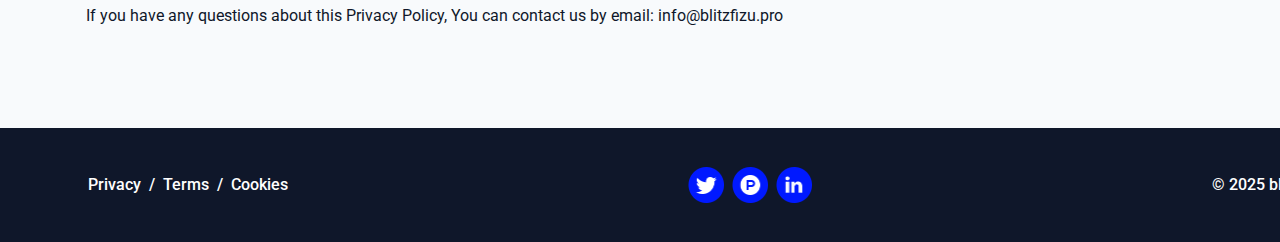
<file: policy.html>
<!DOCTYPE html>
<html lang="en">
  <head>
    <meta charset="UTF-8" />
    <meta name="viewport" content="width=device-width, initial-scale=1.0" />

    <title>
      BlitzFizu | Financial Clarity for Freelancers & Small Business
    </title>
    <link rel="icon" href="img/fav b.jpg" />

    <link rel="stylesheet" type="text/css" href="slick/slick.css" />
    <link rel="stylesheet" href="css/main.css" />
  </head>

  <body>
    <header class="u-k-header">
      <div class="u-k-header-background"></div>
      <nav class="u-k-navigation">
        <ul class="u-k-navigation-list">
          <li class="u-k-navigation-item">
            <a href="/">
              <img
                href="/"
                class="u-k-title-img u-k-navigation-img"
                alt="logo"
                src="img/logo.png"
                style="height: 32px"
              />
            </a>
          </li>
          <li class="u-k-navigation-item">
            <a href="/" class="u-k-navigation-link">Product</a>
          </li>

          <li class="u-k-navigation-item">
            <a href="/#uniqueness" class="u-k-navigation-link">Use Cases</a>
          </li>
          <li class="u-k-navigation-item">
            <a href="/#why" class="u-k-navigation-link">Pricing</a>
          </li>
          <li class="u-k-navigation-item">
            <a href="/#how" class="u-k-navigation-link">Blog</a>
          </li>

          <li class="u-k-navigation-item">
            <a href="/#features" class="u-k-navigation-link">Contact</a>
          </li>
          <li class="u-k-navigation-item">
            <a
              href="/policy.html"
              class="u-k-navigation-link u-k-navigation-item-desk"
            >
              Privacy
            </a>
          </li>
          <li class="u-k-navigation-item">
            <a
              href="/terms.html"
              class="u-k-navigation-link u-k-navigation-item-desk"
            >
              Terms
            </a>
          </li>
          <li class="u-k-navigation-item">
            <a
              href="/cookies.html"
              class="u-k-navigation-link u-k-navigation-item-desk"
            >
              Cookies
            </a>
          </li>
        </ul>

        <div class="u-k-header-button-wrapper">
          <a href="/" class="u-k-header-icon-title">
            <img href="/" class="u-k-title-img" />
          </a>

          <button type="button" class="u-k-header-icon-button" data-menu-button>
            <img
              class="u-k-header-icon u-k-header-icon-menu"
              alt="menu "
              src="img/menu.png"
              style="width: 28px"
            />

            <svg
              class="u-k-header-icon u-k-header-icon-close"
              width="28"
              height="28"
              viewBox="0 0 28 28"
              fill="none"
              xmlns="http://www.w3.org/2000/svg"
            >
              <path
                d="M5.0591 4.5591C5.4172 4.20111 5.90282 4 6.40917 4C6.91553 4 7.40115 4.20111 7.75925 4.5591L14.5115 11.3114L21.2638 4.5591C21.624 4.21125 22.1063 4.01878 22.607 4.02313C23.1077 4.02748 23.5866 4.22831 23.9407 4.58236C24.2947 4.93641 24.4956 5.41536 24.4999 5.91605C24.5043 6.41673 24.3118 6.8991 23.964 7.25925L17.2117 14.0115L23.964 20.7638C24.3118 21.124 24.5043 21.6063 24.4999 22.107C24.4956 22.6077 24.2947 23.0866 23.9407 23.4407C23.5866 23.7947 23.1077 23.9956 22.607 23.9999C22.1063 24.0043 21.624 23.8118 21.2638 23.464L14.5115 16.7117L7.75925 23.464C7.3991 23.8118 6.91673 24.0043 6.41605 23.9999C5.91536 23.9956 5.43641 23.7947 5.08236 23.4407C4.72831 23.0866 4.52748 22.6077 4.52313 22.107C4.51878 21.6063 4.71125 21.124 5.0591 20.7638L11.8114 14.0115L5.0591 7.25925C4.70111 6.90115 4.5 6.41553 4.5 5.90917C4.5 5.40282 4.70111 4.9172 5.0591 4.5591Z"
                fill="#0F172A"
              />
            </svg>
          </button>
        </div>
      </nav>
    </header>

    <main>
      <section>
        <div class="u-k-container">
          <h1>Privacy Policy</h1>

          <p>
            This Privacy Policy describes Our policies and procedures on the
            collection, use and disclosure of Your information when You use the
            Service and tells You about Your privacy rights and how the law
            protects You.
          </p>

          <p>
            We use Your Personal data to provide and improve the Service. By
            using the Service, You agree to the collection and use of
            information in accordance with this Privacy Policy.
          </p>

          <h2>Interpretation and Definitions</h2>

          <h3>Interpretation</h3>
          <p>
            The words of which the initial letter is capitalized have meanings
            defined under the following conditions. The following definitions
            shall have the same meaning regardless of whether they appear in
            singular or in plural.
          </p>

          <h3>Definitions</h3>
          <p>For the purposes of this Privacy Policy:</p>
          <ul>
            <li>
              Account means a unique account created for You to access our
              Service or parts of our Service.
            </li>
            <li>
              Affiliate means an entity that controls, is controlled by or is
              under common control with a party, where "control" means ownership
              of 50% or more of the shares, equity interest or other securities
              entitled to vote for election of directors or other managing
              authority.
            </li>
            <li>
              Company (referred to as either "the Company", "We", "Us" or "Our"
              in this Agreement) refers to blitzfizu.
            </li>
            <li>
              Cookies are small files that are placed on Your computer, mobile
              device or any other device by a website, containing the details of
              Your browsing history on that website among its many uses.
            </li>
            <li>Country refers to: Washington, United States</li>
            <li>
              Device means any device that can access the Service such as a
              computer, a cellphone or a digital tablet.
            </li>
            <li>
              Personal Data is any information that relates to an identified or
              identifiable individual.
            </li>
            <li>Service refers to the Website.</li>
            <li>
              Service Provider means any natural or legal person who processes
              the data on behalf of the Company. It refers to third-party
              companies or individuals employed by the Company to facilitate the
              Service, to provide the Service on behalf of the Company, to
              perform services related to the Service or to assist the Company
              in analyzing how the Service is used.
            </li>
            <li>
              Usage Data refers to data collected automatically, either
              generated by the use of the Service or from the Service
              infrastructure itself (for example, the duration of a page visit).
            </li>
            <li>
              Website refers to blitzfizu, accessible from

              <a href="https://blitzfizu.pro">blitzfizu.pro</a>.
            </li>
            <li>
              You means the individual accessing or using the Service, or the
              company, or other legal entity on behalf of which such individual
              is accessing or using the Service, as applicable.
            </li>
          </ul>

          <h2>Collecting and Using Your Personal Data</h2>

          <h3>Types of Data Collected</h3>

          <h3>Personal Data</h3>
          <p>
            While using Our Service, We may ask You to provide Us with certain
            personally identifiable information that can be used to contact or
            identify You. Personally identifiable information may include, but
            is not limited to:
          </p>
          <ul>
            <li>Your name</li>
            <li>Your email address</li>
            <li>
              Any message you voluntarily send to us through the contact form
            </li>
            <li>Usage Data</li>
          </ul>
          <h3>Usage Data</h3>
          <p>Usage Data is collected automatically when using the Service.</p>
          <p>
            Usage Data may include information such as Your Device's Internet
            Protocol address (e.g. IP address), browser type, browser version,
            the pages of our Service that You visit, the time and date of Your
            visit, the time spent on those pages, unique device identifiers and
            other diagnostic data.
          </p>
          <p>
            When You access the Service by or through a mobile device, We may
            collect certain information automatically, including, but not
            limited to, the type of mobile device You use, Your mobile device
            unique ID, the IP address of Your mobile device, Your mobile
            operating system, the type of mobile Internet browser You use,
            unique device identifiers and other diagnostic data.
          </p>
          <p>
            We may also collect information that Your browser sends whenever You
            visit our Service or when You access the Service by or through a
            mobile device.
          </p>
          <h2>Tracking Technologies and Cookies</h2>

          <p>
            We use Cookies and similar tracking technologies to track the
            activity on Our Service and store certain information. Tracking
            technologies used are beacons, tags, and scripts to collect and
            track information and to improve and analyze Our Service. The
            technologies We use may include:
          </p>
          <ul>
            <li>
              Cookies or Browser Cookies. A cookie is a small file placed on
              Your Device. You can instruct Your browser to refuse all Cookies
              or to indicate when a Cookie is being sent. However, if You do not
              accept Cookies, You may not be able to use some parts of our
              Service. Unless you have adjusted Your browser setting so that it
              will refuse Cookies, our Service may use Cookies.
            </li>
            <li>
              Web Beacons. Certain sections of our Service and our emails may
              contain small electronic files known as web beacons (also referred
              to as clear gifs, pixel tags, and single-pixel gifs) that permit
              the Company, for example, to count users who have visited those
              pages or opened an email and for other related website statistics
              (for example, recording the popularity of a certain section and
              verifying system and server integrity).
            </li>
          </ul>

          <p>
            Cookies can be "Persistent" or "Session" Cookies. Persistent Cookies
            remain on Your personal computer or mobile device when You go
            offline, while Session Cookies are deleted as soon as You close Your
            web browser.
          </p>
          <p>
            We use both Session and Persistent Cookies for the purposes set out
            below:
          </p>

          <ul>
            <li>
              <h3>Necessary / Essential Cookies</h3>
              <p>Type: Session Cookies</p>
              <p>Administered by: Us</p>

              <p>
                Purpose: These Cookies are essential to provide You with
                services available through the Website and to enable You to use
                some of its features. They help to authenticate users and
                prevent fraudulent use of user accounts. Without these Cookies,
                the services that You have asked for cannot be provided, and We
                only use these Cookies to provide You with those services.
              </p>
            </li>
            <li>
              <h3>Cookies Policy / Notice Acceptance Cookies</h3>
              <p>Type: Persistent Cookies</p>
              <p>Administered by: Us</p>
              <p>
                Purpose: These Cookies identify if users have accepted the use
                of cookies on the Website.
              </p>
            </li>
            <li>
              <h3>Functionality Cookies</h3>
              <p>Type: Persistent Cookies</p>
              <p>Administered by: Us</p>
              <p>
                Purpose: These Cookies allow us to remember choices You make
                when You use the Website, such as remembering your login details
                or language preference. The purpose of these Cookies is to
                provide You with a more personal experience and to avoid You
                having to re-enter your preferences every time You use the
                Website.
              </p>
            </li>
          </ul>

          <p>
            For more information about the cookies we use and your choices
            regarding cookies, please visit our Cookies Policy or the Cookies
            section of our Privacy Policy.
          </p>

          <h2>Use of Your Personal Data</h2>

          <p>The Company may use Personal Data for the following purposes:</p>
          <ul>
            <li>
              To provide and maintain our Service, including to monitor the
              usage of our Service.
            </li>
            <li>
              To manage Your Account: to manage Your registration as a user of
              the Service. The Personal Data You provide can give You access to
              different functionalities of the Service that are available to You
              as a registered user.
            </li>
            <li>
              For the performance of a contract: the development, compliance and
              undertaking of the purchase contract for the products, items or
              services You have purchased or of any other contract with Us
              through the Service.
            </li>
            <li>
              To contact You: To contact You by email, telephone calls, SMS, or
              other equivalent forms of electronic communication, such as a
              mobile application's push notifications regarding updates or
              informative communications related to the functionalities,
              products or contracted services, including the security updates,
              when necessary or reasonable for their implementation.
            </li>
            <li>
              To provide You with news, special offers and general information
              about other goods, services and events which we offer that are
              similar to those that you have already purchased or enquired about
              unless You have opted not to receive such information.
            </li>
            <li>
              To manage Your requests: To attend and manage Your requests to Us.
            </li>
            <li>
              For business transfers: We may use Your information to evaluate or
              conduct a merger, divestiture, restructuring, reorganization,
              dissolution, or other sale or transfer of some or all of Our
              assets, whether as a going concern or as part of bankruptcy,
              liquidation, or similar proceeding, in which Personal Data held by
              Us about our Service users is among the assets transferred.
            </li>
            <li>
              For other purposes: We may use Your information for other
              purposes, such as data analysis, identifying usage trends,
              determining the effectiveness of our promotional campaigns and to
              evaluate and improve our Service, products, services, marketing
              and your experience.
            </li>
          </ul>

          <p>
            We may share Your personal information in the following situations:
          </p>
          <ul>
            <li>
              With Service Providers: We may share Your personal information
              with Service Providers to monitor and analyze the use of our
              Service, to contact You.
            </li>
            <li>
              For business transfers: We may share or transfer Your personal
              information in connection with, or during negotiations of, any
              merger, sale of Company assets, financing, or acquisition of all
              or a portion of Our business to another company.
            </li>
            <li>
              With Affiliates: We may share Your information with Our
              affiliates, in which case we will require those affiliates to
              honor this Privacy Policy. Affiliates include Our parent company
              and any other subsidiaries, joint venture partners or other
              companies that We control or that are under common control with
              Us.
            </li>
            <li>
              With business partners: We may share Your information with Our
              business partners to offer You certain products, services or
              promotions.
            </li>
            <li>
              With other users: when You share personal information or otherwise
              interact in the public areas with other users, such information
              may be viewed by all users and may be publicly distributed
              outside.
            </li>
            <li>
              With Your consent: We may disclose Your personal information for
              any other purpose with Your consent.
            </li>
          </ul>

          <h2>Retention of Your Personal Data</h2>
          <p>
            The Company will retain Your Personal Data only for as long as is
            necessary for the purposes set out in this Privacy Policy. We will
            retain and use Your Personal Data to the extent necessary to comply
            with our legal obligations (for example, if we are required to
            retain your data to comply with applicable laws), resolve disputes,
            and enforce our legal agreements and policies.
          </p>
          <p>
            The Company will also retain Usage Data for internal analysis
            purposes. Usage Data is generally retained for a shorter period of
            time, except when this data is used to strengthen the security or to
            improve the functionality of Our Service, or We are legally
            obligated to retain this data for longer time periods.
          </p>

          <h2>Transfer of Your Personal Data</h2>
          <p>
            Your information, including Personal Data, is processed at the
            Company's operating offices and in any other places where the
            parties involved in the processing are located. It means that this
            information may be transferred to — and maintained on — computers
            located outside of Your state, province, country or other
            governmental jurisdiction where the data protection laws may differ
            than those from Your jurisdiction.
          </p>

          <p>
            Your consent to this Privacy Policy followed by Your submission of
            such information represents Your agreement to that transfer.
          </p>
          <p>
            The Company will take all steps reasonably necessary to ensure that
            Your data is treated securely and in accordance with this Privacy
            Policy and no transfer of Your Personal Data will take place to an
            organization or a country unless there are adequate controls in
            place including the security of Your data and other personal
            information.
          </p>
          <h3>Delete Your Personal Data</h3>
          <p>
            You have the right to delete or request that We assist in deleting
            the Personal Data that We have collected about You.
          </p>

          <p>
            Our Service may give You the ability to delete certain information
            about You from within the Service.
          </p>
          <p>
            You may update, amend, or delete Your information at any time by
            signing in to Your Account, if you have one, and visiting the
            account settings section that allows you to manage Your personal
            information. You may also contact Us to request access to, correct,
            or delete any personal information that You have provided to Us.
          </p>
          <p>
            Please note, however, that We may need to retain certain information
            when we have a legal obligation or lawful basis to do so.
          </p>

          <h2>Disclosure of Your Personal Data</h2>
          <h3>Business Transactions</h3>
          <p>
            If the Company is involved in a merger, acquisition or asset sale,
            Your Personal Data may be transferred. We will provide notice before
            Your Personal Data is transferred and becomes subject to a different
            Privacy Policy.
          </p>
          <h3>Law enforcement</h3>

          <p>
            Under certain circumstances, the Company may be required to disclose
            Your Personal Data if required to do so by law or in response to
            valid requests by public authorities (e.g. a court or a government
            agency).
          </p>

          <h3>Other legal requirements</h3>
          <p>
            The Company may disclose Your Personal Data in the good faith belief
            that such action is necessary to:
          </p>
          <ul>
            <li>Comply with a legal obligation</li>
            <li>Protect and defend the rights or property of the Company</li>
            <li>
              Prevent or investigate possible wrongdoing in connection with the
              Service
            </li>
            <li>
              Protect the personal safety of Users of the Service or the public
            </li>
            <li>Protect against legal liability</li>
          </ul>

          <h2>Security of Your Personal Data</h2>
          <p>
            The security of Your Personal Data is important to Us, but remember
            that no method of transmission over the Internet, or method of
            electronic storage is 100% secure. While We strive to use
            commercially acceptable means to protect Your Personal Data, We
            cannot guarantee its absolute security.
          </p>

          <h3>Children's Privacy</h3>
          <p>
            Our Service does not address anyone under the age of 13. We do not
            knowingly collect personally identifiable information from anyone
            under the age of 13. If You are a parent or guardian and You are
            aware that Your child has provided Us with Personal Data, please
            contact Us. If We become aware that We have collected Personal Data
            from anyone under the age of 13 without verification of parental
            consent, We take steps to remove that information from Our servers.
          </p>
          <p>
            If We need to rely on consent as a legal basis for processing Your
            information and Your country requires consent from a parent, We may
            require Your parent's consent before We collect and use that
            information.
          </p>

          <h2>Links to Other Websites</h2>
          <p>
            Our Service may contain links to other websites that are not
            operated by Us. If You click on a third party link, You will be
            directed to that third party's site. We strongly advise You to
            review the Privacy Policy of every site You visit.
          </p>
          <p>
            We have no control over and assume no responsibility for the
            content, privacy policies or practices of any third party sites or
            services.
          </p>

          <h3>Changes to this Privacy Policy</h3>
          <p>
            We may update Our Privacy Policy from time to time. We will notify
            You of any changes by posting the new Privacy Policy on this page.
          </p>
          <p>
            We will let You know via email and/or a prominent notice on Our
            Service, prior to the change becoming effective and update the "Last
            updated" date at the top of this Privacy Policy.
          </p>
          <p>
            You are advised to review this Privacy Policy periodically for any
            changes. Changes to this Privacy Policy are effective when they are
            posted on this page.
          </p>
          <p>This privacy policy is effective as of 2025-07-23</p>

          <h2>Contact Us</h2>
          <p>
            If you have any questions about this Privacy Policy, You can contact
            us by email:
            <a href="mailto:info@blitzfizu.pro">info@blitzfizu.pro</a>
          </p>
        </div>
      </section>
    </main>

    <footer class="u-k-footer" style="margin: auto; background: #0f172a">
      <div class="u-k-footer-container">
        <p class="u-k-footer-copyright">© 2025 blitzfizu.pro</p>
        <div class="u-k-footer-wrapper">
          <a
            href="https://twitter.com"
            target="_blank"
            rel="noopener noreferrer"
          >
            <img
              class="u-k-footer-img"
              src="/img/footer/Fb.png"
              alt="twitter"
            />
          </a>
          <a target="_blank" rel="noopener noreferrer">
            <img
              class="u-k-footer-img"
              src="/img/footer/Insta.png"
              alt="twitter"
            />
          </a>
          <a
            href="https://www.linkedin.com"
            target="_blank"
            rel="noopener noreferrer"
          >
            <img
              class="u-k-footer-img"
              src="/img/footer/LinkedIn.png"
              alt="LinkedIn"
            />
          </a>
        </div>
        <div class="u-k-footer-wrapper">
          <a class="u-k-footer-text" href="/policy.html">Privacy</a>
          <p class="u-k-footer-text">/</p>
          <a class="u-k-footer-text" href="/terms.html">Terms </a>
          <p class="u-k-footer-text">/</p>
          <a class="u-k-footer-text" href="/cookies.html">Cookies</a>
        </div>
      </div>
    </footer>
    <script src="js/mobile-menu.js"></script>
  </body>
</html>
</file>
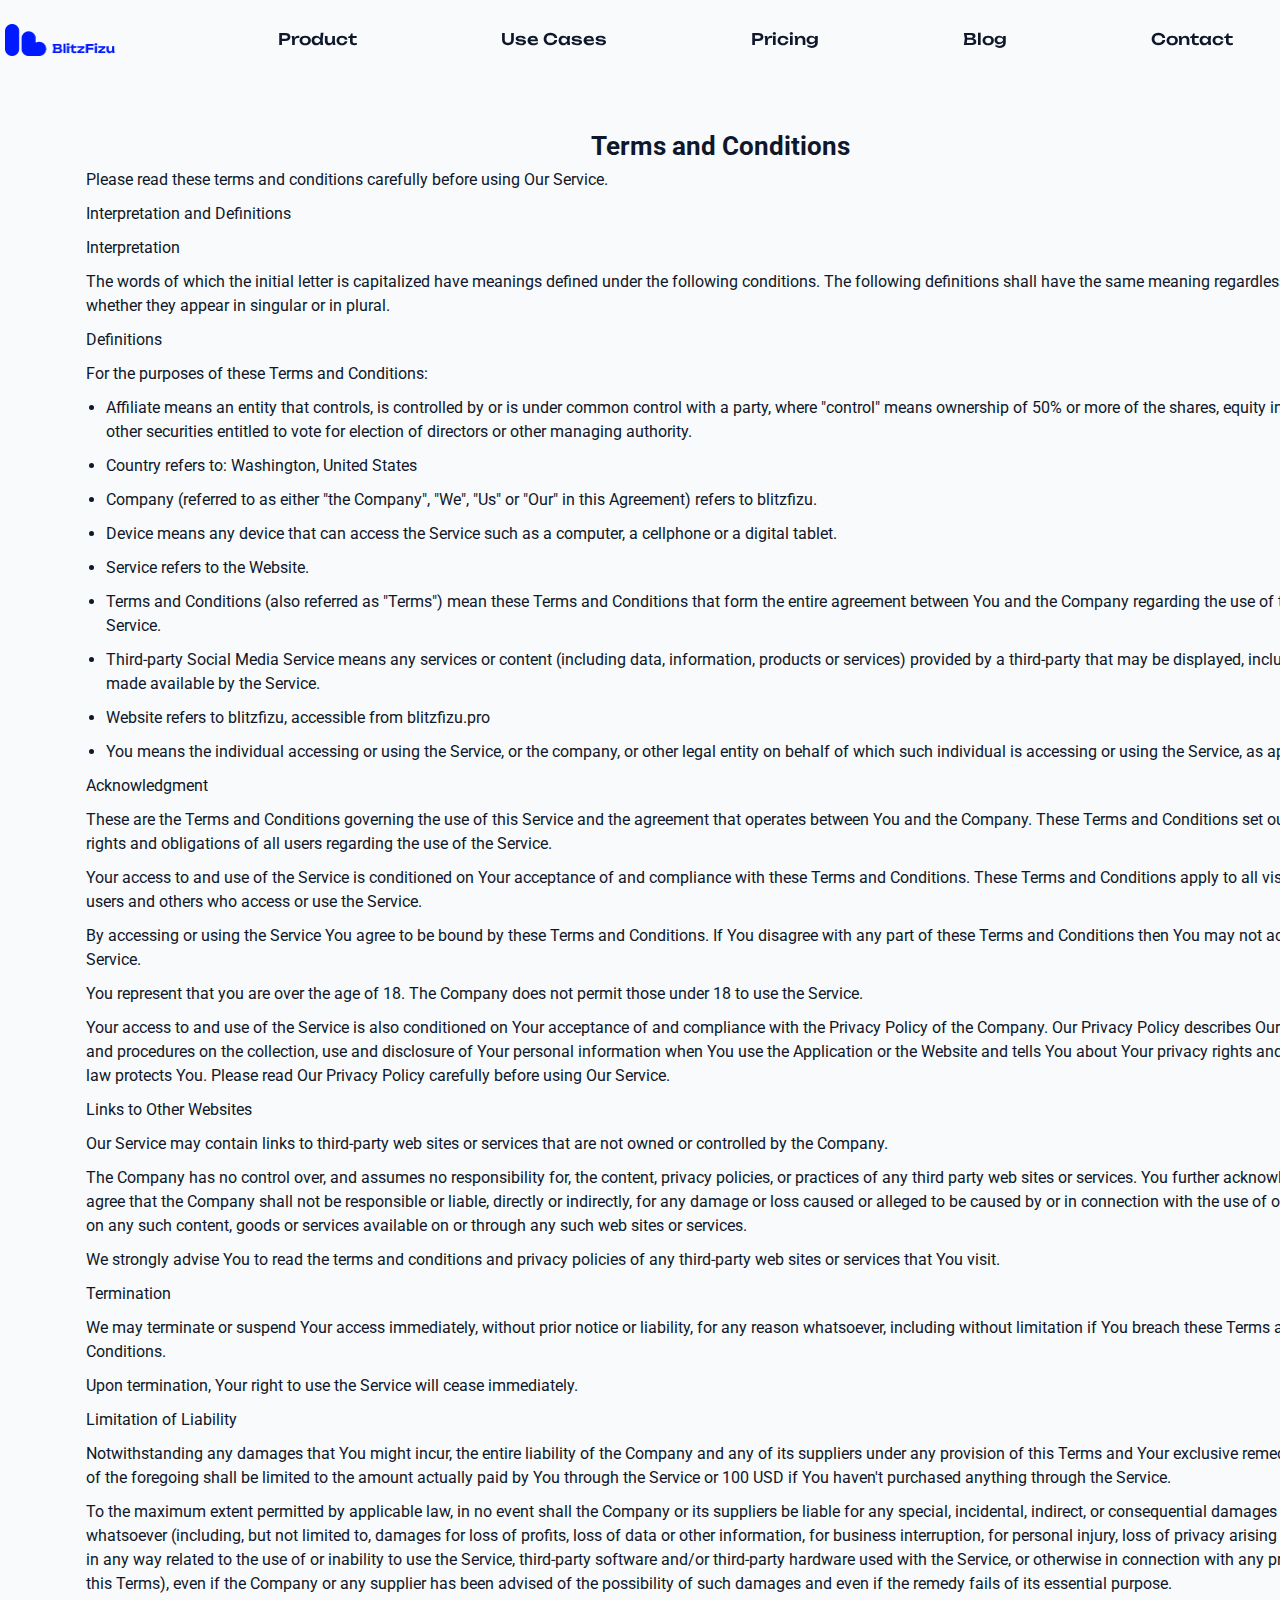
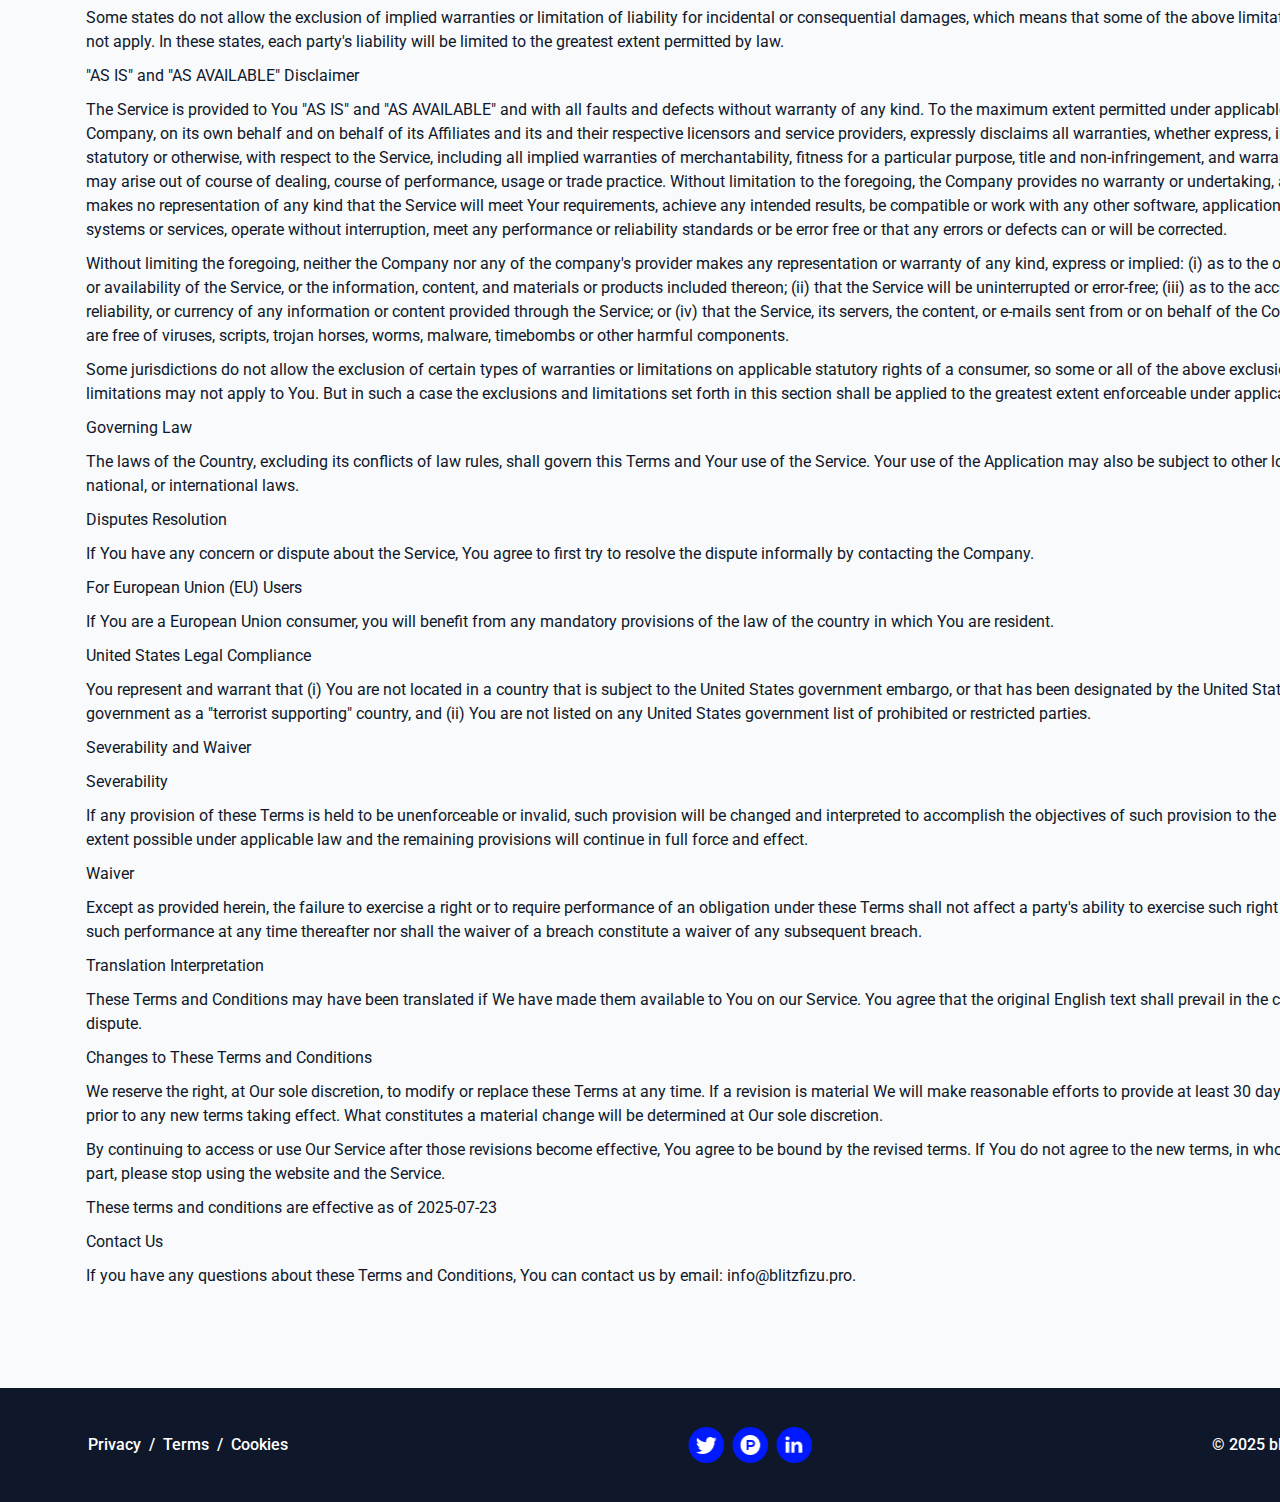
<file: terms.html>
<!DOCTYPE html>
<html lang="en">
  <head>
    <meta charset="UTF-8" />
    <meta name="viewport" content="width=device-width, initial-scale=1.0" />

    <title>
      BlitzFizu | Financial Clarity for Freelancers & Small Business
    </title>
    <link rel="icon" href="img/fav b.jpg" />

    <link rel="stylesheet" type="text/css" href="slick/slick.css" />
    <link rel="stylesheet" href="css/main.css" />
  </head>

  <body>
    <header class="u-k-header">
      <div class="u-k-header-background"></div>
      <nav class="u-k-navigation">
        <ul class="u-k-navigation-list">
          <li class="u-k-navigation-item">
            <a href="/">
              <img
                href="/"
                class="u-k-title-img u-k-navigation-img"
                alt="logo"
                src="img/logo.png"
                style="height: 32px"
              />
            </a>
          </li>
          <li class="u-k-navigation-item">
            <a href="/" class="u-k-navigation-link">Product</a>
          </li>

          <li class="u-k-navigation-item">
            <a href="/#uniqueness" class="u-k-navigation-link">Use Cases</a>
          </li>
          <li class="u-k-navigation-item">
            <a href="/#why" class="u-k-navigation-link">Pricing</a>
          </li>
          <li class="u-k-navigation-item">
            <a href="/#how" class="u-k-navigation-link">Blog</a>
          </li>

          <li class="u-k-navigation-item">
            <a href="/#features" class="u-k-navigation-link">Contact</a>
          </li>
          <li class="u-k-navigation-item">
            <a
              href="/policy.html"
              class="u-k-navigation-link u-k-navigation-item-desk"
            >
              Privacy
            </a>
          </li>
          <li class="u-k-navigation-item">
            <a
              href="/terms.html"
              class="u-k-navigation-link u-k-navigation-item-desk"
            >
              Terms
            </a>
          </li>
          <li class="u-k-navigation-item">
            <a
              href="/cookies.html"
              class="u-k-navigation-link u-k-navigation-item-desk"
            >
              Cookies
            </a>
          </li>
        </ul>

        <div class="u-k-header-button-wrapper">
          <a href="/" class="u-k-header-icon-title">
            <img href="/" class="u-k-title-img" />
          </a>

          <button type="button" class="u-k-header-icon-button" data-menu-button>
            <img
              class="u-k-header-icon u-k-header-icon-menu"
              alt="menu "
              src="img/menu.png"
              style="width: 28px"
            />

            <svg
              class="u-k-header-icon u-k-header-icon-close"
              width="28"
              height="28"
              viewBox="0 0 28 28"
              fill="none"
              xmlns="http://www.w3.org/2000/svg"
            >
              <path
                d="M5.0591 4.5591C5.4172 4.20111 5.90282 4 6.40917 4C6.91553 4 7.40115 4.20111 7.75925 4.5591L14.5115 11.3114L21.2638 4.5591C21.624 4.21125 22.1063 4.01878 22.607 4.02313C23.1077 4.02748 23.5866 4.22831 23.9407 4.58236C24.2947 4.93641 24.4956 5.41536 24.4999 5.91605C24.5043 6.41673 24.3118 6.8991 23.964 7.25925L17.2117 14.0115L23.964 20.7638C24.3118 21.124 24.5043 21.6063 24.4999 22.107C24.4956 22.6077 24.2947 23.0866 23.9407 23.4407C23.5866 23.7947 23.1077 23.9956 22.607 23.9999C22.1063 24.0043 21.624 23.8118 21.2638 23.464L14.5115 16.7117L7.75925 23.464C7.3991 23.8118 6.91673 24.0043 6.41605 23.9999C5.91536 23.9956 5.43641 23.7947 5.08236 23.4407C4.72831 23.0866 4.52748 22.6077 4.52313 22.107C4.51878 21.6063 4.71125 21.124 5.0591 20.7638L11.8114 14.0115L5.0591 7.25925C4.70111 6.90115 4.5 6.41553 4.5 5.90917C4.5 5.40282 4.70111 4.9172 5.0591 4.5591Z"
                fill="#0F172A"
              />
            </svg>
          </button>
        </div>
      </nav>
    </header>

    <main>
      <section>
        <div class="u-k-container">
          <h1>Terms and Conditions</h1>

          <p>
            Please read these terms and conditions carefully before using Our
            Service.
          </p>

          <h2>Interpretation and Definitions</h2>

          <h3>Interpretation</h3>

          <p>
            The words of which the initial letter is capitalized have meanings
            defined under the following conditions. The following definitions
            shall have the same meaning regardless of whether they appear in
            singular or in plural.
          </p>

          <h3>Definitions</h3>

          <p>For the purposes of these Terms and Conditions:</p>

          <ul>
            <li>
              Affiliate means an entity that controls, is controlled by or is
              under common control with a party, where "control" means ownership
              of 50% or more of the shares, equity interest or other securities
              entitled to vote for election of directors or other managing
              authority.
            </li>
            <li>Country refers to: Washington, United States</li>
            <li>
              Company (referred to as either "the Company", "We", "Us" or "Our"
              in this Agreement) refers to blitzfizu.
            </li>
            <li>
              Device means any device that can access the Service such as a
              computer, a cellphone or a digital tablet.
            </li>
            <li>Service refers to the Website.</li>
            <li>
              Terms and Conditions (also referred as "Terms") mean these Terms
              and Conditions that form the entire agreement between You and the
              Company regarding the use of the Service.
            </li>
            <li>
              Third-party Social Media Service means any services or content
              (including data, information, products or services) provided by a
              third-party that may be displayed, included or made available by
              the Service.
            </li>
            <li>Website refers to blitzfizu, accessible from blitzfizu.pro</li>
            <li>
              You means the individual accessing or using the Service, or the
              company, or other legal entity on behalf of which such individual
              is accessing or using the Service, as applicable.
            </li>
          </ul>

          <h3>Acknowledgment</h3>

          <p>
            These are the Terms and Conditions governing the use of this Service
            and the agreement that operates between You and the Company. These
            Terms and Conditions set out the rights and obligations of all users
            regarding the use of the Service.
          </p>

          <p>
            Your access to and use of the Service is conditioned on Your
            acceptance of and compliance with these Terms and Conditions. These
            Terms and Conditions apply to all visitors, users and others who
            access or use the Service.
          </p>

          <p>
            By accessing or using the Service You agree to be bound by these
            Terms and Conditions. If You disagree with any part of these Terms
            and Conditions then You may not access the Service.
          </p>

          <p>
            You represent that you are over the age of 18. The Company does not
            permit those under 18 to use the Service.
          </p>

          <p>
            Your access to and use of the Service is also conditioned on Your
            acceptance of and compliance with the Privacy Policy of the Company.
            Our Privacy Policy describes Our policies and procedures on the
            collection, use and disclosure of Your personal information when You
            use the Application or the Website and tells You about Your privacy
            rights and how the law protects You. Please read Our Privacy Policy
            carefully before using Our Service.
          </p>

          <h3>Links to Other Websites</h3>

          <p>
            Our Service may contain links to third-party web sites or services
            that are not owned or controlled by the Company.
          </p>

          <p>
            The Company has no control over, and assumes no responsibility for,
            the content, privacy policies, or practices of any third party web
            sites or services. You further acknowledge and agree that the
            Company shall not be responsible or liable, directly or indirectly,
            for any damage or loss caused or alleged to be caused by or in
            connection with the use of or reliance on any such content, goods or
            services available on or through any such web sites or services.
          </p>

          <p>
            We strongly advise You to read the terms and conditions and privacy
            policies of any third-party web sites or services that You visit.
          </p>

          <h2>Termination</h2>

          <p>
            We may terminate or suspend Your access immediately, without prior
            notice or liability, for any reason whatsoever, including without
            limitation if You breach these Terms and Conditions.
          </p>

          <p>
            Upon termination, Your right to use the Service will cease
            immediately.
          </p>

          <h3>Limitation of Liability</h3>

          <p>
            Notwithstanding any damages that You might incur, the entire
            liability of the Company and any of its suppliers under any
            provision of this Terms and Your exclusive remedy for all of the
            foregoing shall be limited to the amount actually paid by You
            through the Service or 100 USD if You haven't purchased anything
            through the Service.
          </p>
          <p>
            To the maximum extent permitted by applicable law, in no event shall
            the Company or its suppliers be liable for any special, incidental,
            indirect, or consequential damages whatsoever (including, but not
            limited to, damages for loss of profits, loss of data or other
            information, for business interruption, for personal injury, loss of
            privacy arising out of or in any way related to the use of or
            inability to use the Service, third-party software and/or
            third-party hardware used with the Service, or otherwise in
            connection with any provision of this Terms), even if the Company or
            any supplier has been advised of the possibility of such damages and
            even if the remedy fails of its essential purpose.
          </p>
          <p>
            Some states do not allow the exclusion of implied warranties or
            limitation of liability for incidental or consequential damages,
            which means that some of the above limitations may not apply. In
            these states, each party's liability will be limited to the greatest
            extent permitted by law.
          </p>

          <h3>"AS IS" and "AS AVAILABLE" Disclaimer</h3>

          <p>
            The Service is provided to You "AS IS" and "AS AVAILABLE" and with
            all faults and defects without warranty of any kind. To the maximum
            extent permitted under applicable law, the Company, on its own
            behalf and on behalf of its Affiliates and its and their respective
            licensors and service providers, expressly disclaims all warranties,
            whether express, implied, statutory or otherwise, with respect to
            the Service, including all implied warranties of merchantability,
            fitness for a particular purpose, title and non-infringement, and
            warranties that may arise out of course of dealing, course of
            performance, usage or trade practice. Without limitation to the
            foregoing, the Company provides no warranty or undertaking, and
            makes no representation of any kind that the Service will meet Your
            requirements, achieve any intended results, be compatible or work
            with any other software, applications, systems or services, operate
            without interruption, meet any performance or reliability standards
            or be error free or that any errors or defects can or will be
            corrected.
          </p>

          <p>
            Without limiting the foregoing, neither the Company nor any of the
            company's provider makes any representation or warranty of any kind,
            express or implied: (i) as to the operation or availability of the
            Service, or the information, content, and materials or products
            included thereon; (ii) that the Service will be uninterrupted or
            error-free; (iii) as to the accuracy, reliability, or currency of
            any information or content provided through the Service; or (iv)
            that the Service, its servers, the content, or e-mails sent from or
            on behalf of the Company are free of viruses, scripts, trojan
            horses, worms, malware, timebombs or other harmful components.
          </p>

          <p>
            Some jurisdictions do not allow the exclusion of certain types of
            warranties or limitations on applicable statutory rights of a
            consumer, so some or all of the above exclusions and limitations may
            not apply to You. But in such a case the exclusions and limitations
            set forth in this section shall be applied to the greatest extent
            enforceable under applicable law.
          </p>

          <h3>Governing Law</h3>
          <p>
            The laws of the Country, excluding its conflicts of law rules, shall
            govern this Terms and Your use of the Service. Your use of the
            Application may also be subject to other local, state, national, or
            international laws.
          </p>

          <h3>Disputes Resolution</h3>
          <p>
            If You have any concern or dispute about the Service, You agree to
            first try to resolve the dispute informally by contacting the
            Company.
          </p>

          <h3>For European Union (EU) Users</h3>
          <p>
            If You are a European Union consumer, you will benefit from any
            mandatory provisions of the law of the country in which You are
            resident.
          </p>

          <h3>United States Legal Compliance</h3>
          <p>
            You represent and warrant that (i) You are not located in a country
            that is subject to the United States government embargo, or that has
            been designated by the United States government as a "terrorist
            supporting" country, and (ii) You are not listed on any United
            States government list of prohibited or restricted parties.
          </p>

          <h3>Severability and Waiver</h3>

          <h3>Severability</h3>
          <p>
            If any provision of these Terms is held to be unenforceable or
            invalid, such provision will be changed and interpreted to
            accomplish the objectives of such provision to the greatest extent
            possible under applicable law and the remaining provisions will
            continue in full force and effect.
          </p>

          <h3>Waiver</h3>
          <p>
            Except as provided herein, the failure to exercise a right or to
            require performance of an obligation under these Terms shall not
            affect a party's ability to exercise such right or require such
            performance at any time thereafter nor shall the waiver of a breach
            constitute a waiver of any subsequent breach.
          </p>

          <h3>Translation Interpretation</h3>
          <p>
            These Terms and Conditions may have been translated if We have made
            them available to You on our Service. You agree that the original
            English text shall prevail in the case of a dispute.
          </p>

          <h3>Changes to These Terms and Conditions</h3>
          <p>
            We reserve the right, at Our sole discretion, to modify or replace
            these Terms at any time. If a revision is material We will make
            reasonable efforts to provide at least 30 days' notice prior to any
            new terms taking effect. What constitutes a material change will be
            determined at Our sole discretion.
          </p>
          <p>
            By continuing to access or use Our Service after those revisions
            become effective, You agree to be bound by the revised terms. If You
            do not agree to the new terms, in whole or in part, please stop
            using the website and the Service.
          </p>
          <p>These terms and conditions are effective as of 2025-07-23</p>

          <h2>Contact Us</h2>
          <p>
            If you have any questions about these Terms and Conditions, You can
            contact us by email:
            <a href="mailto:info@blitzfizu.pro">info@blitzfizu.pro</a>.
          </p>
        </div>
      </section>
    </main>
    <footer class="u-k-footer" style="margin: auto; background: #0f172a">
      <div class="u-k-footer-container">
        <p class="u-k-footer-copyright">© 2025 blitzfizu.pro</p>
        <div class="u-k-footer-wrapper">
          <a
            href="https://twitter.com"
            target="_blank"
            rel="noopener noreferrer"
          >
            <img
              class="u-k-footer-img"
              src="/img/footer/Fb.png"
              alt="twitter"
            />
          </a>
          <a target="_blank" rel="noopener noreferrer">
            <img
              class="u-k-footer-img"
              src="/img/footer/Insta.png"
              alt="twitter"
            />
          </a>
          <a
            href="https://www.linkedin.com"
            target="_blank"
            rel="noopener noreferrer"
          >
            <img
              class="u-k-footer-img"
              src="/img/footer/LinkedIn.png"
              alt="LinkedIn"
            />
          </a>
        </div>
        <div class="u-k-footer-wrapper">
          <a class="u-k-footer-text" href="/policy.html">Privacy</a>
          <p class="u-k-footer-text">/</p>
          <a class="u-k-footer-text" href="/terms.html">Terms </a>
          <p class="u-k-footer-text">/</p>
          <a class="u-k-footer-text" href="/cookies.html">Cookies</a>
        </div>
      </div>
    </footer>
    <script src="js/mobile-menu.js"></script>
  </body>
</html>
</file>
<file: css/main.css>
@import url("https://fonts.googleapis.com/css2?family=Roboto:ital,wght@0,100..900;1,100..900&family=Unbounded:wght@200..900&display=swap");

* {
  -webkit-box-sizing: border-box;
  box-sizing: border-box;
}

html {
  scroll-behavior: smooth;
  background: #f8fafc;
  color: #0f172a;
}

body {
  margin: 0;
}

h1,
h2,
h3,
h4,
h5,
h6,
p {
  margin: 0;
}

ul,
ol {
  margin: 0;
  padding: 0;
  list-style: none;
}
dl,
dt,
dd {
  margin: 0;
  padding: 0;
}
img {
  display: block;
  height: auto;
}
figure {
  margin: 0;
  padding: 0;
  border: 0;
}
.list {
  list-style: none;
}

button,
a {
  cursor: pointer;
}

.button:hover {
  scale: 120%;
}

.u-k-header.is-open .u-k-header-background {
  left: 0;
}
.u-k-header-button-wrapper {
  margin-left: auto;
}
.u-k-header-icon {
  display: none;
}

.u-k-header-icon-button {
  display: -webkit-box;
  display: -ms-flexbox;
  display: flex;
  background-color: transparent;
  border: none;
  border-radius: 50%;
}
.u-k-navigation-list.is-open {
  right: 0;
}
.u-k-header-icon-menu {
  display: block;
}

.u-k-header-icon-button.is-open .u-k-header-icon-menu {
  display: none;
}

.u-k-header-icon-button.is-open .u-k-header-icon-close {
  display: block;
}

.u-k-header {
  position: fixed;
  width: 100%;
  z-index: 5;
  transition: background-color 0.3s ease;
  background: transparent;
  display: flex;
  height: 60px;
  backdrop-filter: blur(12px);
}

.u-k-header-background {
  position: absolute;
  top: 0;
  right: 0;
  bottom: 0;
  left: 100%;
  z-index: -1;
  transition: left 0.3s ease;
  backdrop-filter: blur(12px);
}
.u-k-header.is-open .u-k-header-background {
  left: 0;
}
.u-k-header-button-wrapper {
  margin-right: auto;
  display: flex;
  align-items: center;
  justify-content: space-between;
}

.u-k-header-icon-menu {
  display: block;
}

.u-k-header-icon-button.is-open .u-k-header-icon-menu {
  display: none;
}

.u-k-header-icon-button.is-open .u-k-header-icon-close {
  display: block;
}

.u-k-navigation {
  display: -ms-flexbox;
  -webkit-box-orient: vertical;
  -webkit-box-direction: normal;
  -ms-flex-direction: column;
  flex-direction: column;
  -webkit-box-align: center;
  -ms-flex-align: center;
  align-items: center;
  -webkit-box-flex: 1;
  -ms-flex: 1;
  flex: 1;
  padding: 16px;
  position: relative;
}

.u-k-navigation-list {
  display: flex;
  flex-direction: column;
  align-items: center;
  position: absolute;
  top: 100%;
  right: -100%;
  width: 100%;
  height: auto;
  transition: 0.3s;
  z-index: 999;
  padding: 69px 0px;
  border-radius: 0px 0px 20px 20px;
  gap: 42px;
  background: #f8fafc;
}

.u-k-navigation-list.is-open {
  right: 0;
}

.u-k-navigation-link {
  transition: all 0.3s ease-in-out;
  text-decoration: none;
  color: #0f172a;
  font-family: Unbounded;
  font-weight: 500;
  font-style: Medium;
  font-size: 16px;
  leading-trim: NONE;
  line-height: 100%;
  letter-spacing: 0%;

  padding-top: 18px;
  padding-right: 42px;
  padding-bottom: 18px;
  padding-left: 42px;
  gap: 10px;
  border-radius: 42px;
}

.u-k-navigation-link:hover,
.u-k-navigation-link:focus {
  color: #ffffff;
  background: #0019ff;
}

.u-k-header.is-open {
  background-color: transparent;
}
.u-k-navigation-img {
  margin-bottom: 30px;
}

@media screen and (min-width: 1205px) {
  .u-k-navigation-img {
    margin: 0;
    margin-right: 80px;
    margin-left: 80px;
  }
  .u-k-header-icon-title {
    display: none;
  }
  .u-k-header-button-wrapper {
    display: none;
  }
  .u-k-header {
    width: 100%;
    height: 80px;
    backdrop-filter: blur(22px);

    display: flex;
    align-items: center;
    justify-content: center;
    z-index: 1000;
  }

  .u-k-header-background {
  }
  .u-k-header-icon-button {
    display: none;
  }
  .u-k-navigation {
    display: flex;
    flex-direction: row;
    flex: 1;
    padding: 0;
    width: 1440px;
    margin: auto;
  }

  .u-k-navigation-list {
    background-color: transparent;
    flex-direction: row;
    display: flex;
    position: static;
    width: 1440px;
    margin: auto;
    padding-block: 0;
    flex: 1;
    gap: 20px;
    height: 0px;
    display: flex;
    justify-content: center;
    align-items: center;
    justify-content: center;
    padding: 0;
  }

  .u-k-navigation-link {
    margin: 0 20px;
  }

  .u-k-navigation-link:hover,
  .u-k-navigation-link:focus {
    color: #ffffff;
  }

  .u-k-navigation-item-desk {
    display: none;
  }
}
.u-k-home {
  width: 375px;
  height: 1186px;
  background-repeat: no-repeat;
  background-size: cover;
  background-position: center;
  background-image: url("/img/home/Frame\ 1321314639.png");
  margin: auto;
}
.u-k-home-container {
  width: 375px;
  padding: 82px 20px 0px;
  margin: auto;
}

.u-k-home-title {
  font-family: Unbounded;
  font-weight: 700;
  font-style: Bold;
  font-size: 42px;
  leading-trim: NONE;
  line-height: 50px;
  letter-spacing: 0%;
  text-transform: uppercase;
  color: #0019ff;
}

.u-k-home-text {
  font-family: Unbounded;
  font-weight: 400;
  font-style: Regular;
  font-size: 22px;
  leading-trim: NONE;
  line-height: 30px;
  letter-spacing: 0%;
  padding: 42px 0 22px;
}
.u-k-home-text-two {
  font-family: Roboto;
  font-weight: 500;
  font-style: Medium;
  font-size: 16px;
  leading-trim: NONE;
  line-height: 28px;
  letter-spacing: 0%;
  padding-bottom: 22px;
}
.u-k-home-link {
  height: 56px;
  transition: all 0.3s ease-in-out;
}

.u-k-home-link:hover {
  transform: scale(1.05);
}

@media screen and (min-width: 1205px) {
  .u-k-home {
    width: 1440px;
    height: 1006px;
    background-image: url("/img/home/Frame\ 1321314640.png");
  }
  .u-k-home-container {
    width: 1440px;
    padding: 176px 80px 0px;
  }
  .u-k-home-title {
    font-family: Unbounded;
    font-weight: 700;
    font-style: Bold;
    font-size: 66px;
    leading-trim: NONE;
    line-height: 88px;
    letter-spacing: 0%;
    text-transform: uppercase;
  }

  .u-k-home-text {
    width: 757px;
    font-family: Unbounded;
    font-weight: 400;
    font-style: Regular;
    font-size: 28px;
    leading-trim: NONE;
    line-height: 36px;
    letter-spacing: 0%;

    padding: 42px 0 22px;
  }
  .u-k-home-text-two {
    font-family: Roboto;
    font-weight: 500;
    font-style: Medium;
    font-size: 20px;
    leading-trim: NONE;
    line-height: 28px;
    letter-spacing: 0%;
    width: 757px;
    padding-bottom: 22px;
  }
}
.u-k-why {
  background: #0f172a;
}

.u-k-why-container {
  width: 375px;
  margin: auto;
  padding: 100px 20px 100px;

  border-bottom-right-radius: 56px;
  border-bottom-left-radius: 56px;
  background: #f8fafc;
}
.u-k-why-title {
  font-family: Unbounded;
  font-weight: 400;
  font-style: Regular;
  font-size: 30px;
  leading-trim: NONE;
  line-height: 100%;
  letter-spacing: 0%;
  text-transform: uppercase;
  color: #94a3b8;
}
.u-k-why-span {
  color: #0019ff;
}
.u-k-why-list {
  margin-top: 32px;
  display: flex;
  flex-direction: column;
  background: var(--Primary-Main, #0019ff);
  box-shadow: 20px 20px 40px 0px #70818833;
  padding: 80px 0;
  border-radius: 56px;

  border-left: 1px solid var(--Base-White, #ffffff);
}
.u-k-why-item {
  display: flex;
  flex-direction: column;
  background: var(--Blue-Gray-900, #0f172a);

  gap: 16px;
  border-bottom-width: 1px;
  padding: 24px;
  color: #ffffff;
  border-bottom: 1px solid var(--Base-White, #ffffff);
}
.u-k-why-img {
  width: 24px;
}
.u-k-why-text-bold {
  font-family: Unbounded;
  font-weight: 400;
  font-style: Regular;
  font-size: 26px;
  leading-trim: NONE;
  line-height: 120%;
  letter-spacing: 0%;
  vertical-align: middle;
}
.u-k-why-text {
  font-family: Roboto;
  font-weight: 500;
  font-style: Medium;
  font-size: 18px;
  leading-trim: NONE;
  line-height: 140%;
  letter-spacing: 0%;
  vertical-align: middle;
}

@media screen and (min-width: 1205px) {
  .u-k-why-container {
    width: 1440px;
    margin: auto;
    padding: 120px 20px 97px;
  }
  .u-k-why-title {
    font-family: Unbounded;
    font-weight: 400;
    font-style: Regular;
    font-size: 48px;
    leading-trim: NONE;
    line-height: 100%;
    letter-spacing: 0%;
    text-transform: uppercase;
    text-align: center;
  }

  .u-k-why-list {
    margin-top: 62px;
    display: flex;
    flex-direction: column;
  }
  .u-k-why-item {
    flex-direction: row;
    gap: 80px;
    padding-top: 56px;
    padding-right: 80px;
    padding-bottom: 56px;
    padding-left: 80px;
  }

  .u-k-why-text-bold {
    font-family: Unbounded;
    font-weight: 400;
    font-style: Regular;
    font-size: 34px;
    leading-trim: NONE;
    line-height: 120%;
    letter-spacing: 0%;
    vertical-align: middle;
    width: 528px;
  }
  .u-k-why-text {
    font-family: Roboto;
    font-weight: 500;
    font-style: Medium;
    font-size: 18px;
    leading-trim: NONE;
    line-height: 140%;
    letter-spacing: 0%;
    vertical-align: middle;
    width: 528px;
  }
}

.u-k-uniqueness-container {
  margin: auto;
  width: 375px;
  padding: 0px 20px 100px;
}
.u-k-uniqueness-title {
  font-family: Unbounded;
  font-weight: 400;
  font-style: Regular;
  font-size: 30px;
  leading-trim: NONE;
  line-height: 100%;
  letter-spacing: 0%;
  text-transform: uppercase;
}
.u-k-uniqueness-list {
  padding-top: 31px;
  display: flex;
  flex-direction: column;
  gap: 8px;
}
.u-k-uniqueness-item {
  border: 1px solid var(--Blue-Gray-500, #64748b);
  border-radius: 40px;
  padding: 40px;
  width: 335px;
  height: 263px;
}
.u-k-uniqueness-number {
  font-family: Unbounded;
  font-weight: 400;
  font-style: Regular;
  font-size: 20px;
  leading-trim: NONE;
  line-height: 140%;
  letter-spacing: 0%;
  color: #0019ff;
}
.u-k-uniqueness-text-bold {
  font-family: Unbounded;
  font-weight: 700;
  font-style: Bold;
  font-size: 24px;
  leading-trim: NONE;
  line-height: 100%;
  letter-spacing: 0%;
  vertical-align: middle;
  color: #1e293b;
  padding: 16px 0;
}
.u-k-uniqueness-text {
  font-family: Roboto;
  font-weight: 500;
  font-style: Medium;
  font-size: 18px;
  leading-trim: NONE;
  line-height: 140%;
  letter-spacing: 0%;
  vertical-align: middle;
  color: #475569;
}
.u-k-home-link-uni {
  margin: 32px auto 0;
}
@media screen and (min-width: 1205px) {
  .u-k-uniqueness-container {
    margin: auto;
    width: 1440px;
    padding: 0px 80px 80px;
  }
  .u-k-uniqueness-title {
    font-family: Unbounded;
    font-weight: 400;
    font-style: Regular;
    font-size: 40px;
    leading-trim: NONE;
    line-height: 100%;
    letter-spacing: 0%;
    text-transform: uppercase;
    text-align: center;
  }
  .u-k-uniqueness-list {
    padding-top: 74px;
    display: flex;
    flex-direction: row;
    gap: 8px;
  }
  .u-k-uniqueness-item {
    width: 314px;
    height: 263px;
    border-radius: 40px;
    border-width: 1px;
    padding: 40px;
  }

  .u-k-home-link-uni {
    margin: 54px auto 0;
  }
}
.u-k-how {
  background: #0f172a;
}
.u-k-how-container {
  margin: auto;
  width: 375px;
  height: 1390px;
  background-repeat: no-repeat;
  background-size: cover;
  background-position: center;
  background-image: url("/img/Block\ 4\ -\ Why\ BlitzFizu\ Is\ Different.png");
  padding: 100px 20px 0;
}
.u-k-how-title {
  font-family: Unbounded;
  font-weight: 400;
  font-style: Regular;
  font-size: 28px;
  leading-trim: NONE;
  text-transform: uppercase;
  color: #94a3b8;
}
.u-k-how-span {
  color: transparent;
  -webkit-text-stroke: 1px #94a3b8;
}
.u-k-how-list {
  padding-top: 329px;
  display: flex;
  flex-direction: column;
  gap: 22px;
}

.u-k-how-item {
  border-bottom: 1px solid #ffffff;
  border-bottom-width: 1px;
  padding-bottom: 12px;
  font-family: Roboto;
  font-weight: 500;
  font-style: Medium;
  font-size: 18px;
  leading-trim: NONE;
  line-height: 140%;
  letter-spacing: 0%;
  text-align: center;
  vertical-align: middle;
  color: #ffffff;
}
.u-k-how-div {
  margin-top: 32px;
  border-radius: 40px;
  padding: 40px;
  color: #ffffff;
  background: var(--Primary-Main, #0019ff);
}
.u-k-how-img {
  font-family: Roboto;
  font-weight: 400;
  font-style: Regular;
  font-size: 48px;
  leading-trim: CAP_HEIGHT;
  line-height: 140%;
  letter-spacing: 0%;
}

.u-k-how-text-bold {
  font-family: Roboto;
  font-weight: 500;
  font-style: Medium;
  font-size: 18px;
  leading-trim: NONE;
  line-height: 140%;
  letter-spacing: 0%;
  vertical-align: middle;
  padding-bottom: 24px;
}

.u-k-how-text {
  font-family: Roboto;
  font-weight: 400;
  font-style: Regular;
  font-size: 14px;
  leading-trim: NONE;
  line-height: 130%;
  letter-spacing: 0.5%;
  text-align: right;
  vertical-align: middle;
  text-transform: uppercase;
  color: #e2e8f0;
}

@media screen and (min-width: 1205px) {
  .u-k-how-container {
    margin: auto;
    width: 1440px;
    height: 1000px;
    background-image: url("/img/Block\ 4\ -\ Why\ BlitzFizu\ Is\ Different\ \(1\).png");
    padding: 120px 80px 0;
  }
  .u-k-how-title {
    font-family: Unbounded;
    font-weight: 400;
    font-style: Regular;
    font-size: 48px;
    leading-trim: NONE;
    text-transform: uppercase;
  }

  .u-k-how-list {
    padding-top: 110px;
    padding-left: 516px;
    display: flex;
    flex-direction: column;
    gap: 22px;
  }

  .u-k-how-item {
    width: 617px;
    font-family: Roboto;
    font-weight: 500;
    font-style: Medium;
    font-size: 18px;
    leading-trim: NONE;
    line-height: 140%;
    letter-spacing: 0%;
    vertical-align: middle;
  }
  .u-k-how-div {
    margin-top: 32px;
    width: 886px;
    height: 181px;
    border-radius: 40px;
    padding: 40px;
    margin: 110px auto 0;
  }
  .u-k-how-img {
    font-family: Roboto;
    font-weight: 400;
    font-style: Regular;
    font-size: 48px;
    leading-trim: CAP_HEIGHT;
    line-height: 100%;
    letter-spacing: 0%;
  }

  .u-k-how-text-bold {
    font-family: Roboto;
    font-weight: 500;
    font-style: Medium;
    font-size: 18px;
    leading-trim: NONE;
    line-height: 140%;
    letter-spacing: 0%;
    vertical-align: middle;

    padding-bottom: 24px;
  }

  .u-k-how-text {
    font-family: Roboto;
    font-weight: 400;
    font-style: Regular;
    font-size: 14px;
    leading-trim: NONE;
    line-height: 130%;
    letter-spacing: 0.5%;
    text-align: right;
    vertical-align: middle;
    text-transform: uppercase;
  }
}
.modal-form {
  position: fixed;
  bottom: 30px;
  left: 50%;
  transform: translateX(-50%);
  background-color: #222221;
  color: #fff;
  padding: 12px 24px;
  border-radius: 6px;
  font-size: 16px;
  z-index: 1000;
  opacity: 0;
  transition: opacity 0.3s ease;
}

.modal-form.show {
  opacity: 1;
}

.hidden {
  display: none;
}

.u-k-features {
  background: linear-gradient(180deg, #0f172a 0%, #0019ff 100%);
}

.u-k-features-container {
  width: 375px;
  margin: auto;
  padding: 100px 20px;
  color: #ffffff;
  background: linear-gradient(180deg, #0f172a 0%, #0019ff 100%);
}
.u-k-features-title {
  font-family: Unbounded;
  font-weight: 400;
  font-style: Regular;
  font-size: 30px;
  leading-trim: NONE;
  line-height: 100%;
  letter-spacing: 0%;
  text-transform: uppercase;
}

.u-k-features-div {
  background: #64748b;
  gap: 40px;
  border-radius: 56px;
  padding: 24px;
  display: flex;
  flex-direction: column;
  margin-top: 32px;
}

.u-k-contact-form {
  display: flex;
  flex-direction: column;
  gap: 40px;
}

.u-k-features-input {
  border: none;
  border-bottom: 1px solid #ffffff;
  border-bottom-width: 1px;
  padding-bottom: 22px;
  background-color: transparent;
  width: 100%;
  font-family: Roboto;
  font-weight: 400;
  font-style: Regular;
  font-size: 16px;
  leading-trim: NONE;
  line-height: 26px;
  letter-spacing: 0%;
  vertical-align: middle;
  color: #ffffff;
}
.u-k-features-input::placeholder {
  color: #ffffff;
}
.u-k-features-textarea {
  border: 1px solid #ffffff;
  width: 287px;
  height: 188px;
  border-radius: 12px;
  padding-top: 22px;

  padding-left: 42px;
  border-width: 1px;
}
.u-k-features-button {
  background-color: transparent;
  border: none;
  display: flex;
  justify-content: center;
}
.u-k-features-img {
  width: 287px;
  height: 320px;
  object-fit: cover;
  object-position: center;
  border-radius: 32px;
}
.u-k-features-div-two {
  display: flex;
  flex-direction: column;
  gap: 10px;
  margin: 6px 0 0 48px;
}
.u-k-features-div-item {
  display: flex;
  align-items: center;
  gap: 16px;
}
.u-k-features-div-item-text {
  font-family: Roboto;
  font-weight: 500;
  font-style: Medium;
  font-size: 16px;
  leading-trim: NONE;
  line-height: 140%;
  letter-spacing: 0%;
  text-align: center;
  vertical-align: middle;
  color: #f8fafc;
  text-decoration: none;
}
@media screen and (min-width: 1205px) {
  .u-k-features-container {
    width: 1440px;
    margin: auto;
    padding: 120px 77px;
  }

  .u-k-features-title {
    font-family: Unbounded;
    font-weight: 400;
    font-style: Regular;
    font-size: 40px;
    leading-trim: NONE;
    line-height: 100%;
    letter-spacing: 0%;
    text-transform: uppercase;
  }

  .u-k-features-div {
    width: 1283;
    height: 668;
    top: 232px;
    left: 77px;
    angle: 0 deg;
    opacity: 1;
    gap: 40px;
    border-radius: 56px;
    padding-top: 60px;
    padding-right: 120px;
    padding-bottom: 60px;
    padding-left: 120px;

    flex-direction: row;
    margin-top: 62px;
  }

  .u-k-contact-form {
    display: flex;
    flex-direction: column;
    gap: 40px;
    width: 520px;
  }

  .u-k-features-textarea {
    width: 520px;
    height: 188px;

    border-radius: 12px;
    padding-top: 22px;

    padding-left: 42px;
    border-width: 1px;
  }
  .u-k-features-button {
    justify-content: start;
  }
  .u-k-features-img {
    width: 483px;
    height: 452px;
  }
  .u-k-features-div-two {
    display: flex;
    flex-direction: column;
    gap: 10px;
    margin: 6px 0 0 0px;
  }
}

.u-k-container {
  padding: 100px 20px 40px;
  width: 375px;
  margin: auto;
  font-family: Roboto;
  font-weight: 400;
  font-style: Regular;
  font-size: 16px;
  leading-trim: NONE;
  line-height: 24px;
  letter-spacing: 0%;
}

.u-k-container h1 {
  font-family: Roboto;
  font-weight: 700;
  font-style: Bold;
  font-size: 26px;
  leading-trim: NONE;
  line-height: 24px;
  letter-spacing: 0%;
  text-align: center;
}

.u-k-container h2 {
  margin-top: 10px;
  font-family: Roboto;
  font-weight: 400;
  font-style: Regular;
  font-size: 16px;
  leading-trim: NONE;
  line-height: 24px;
  letter-spacing: 0%;
}

.u-k-container h3 {
  margin-top: 10px;
  font-family: Roboto;
  font-weight: 400;
  font-style: Regular;
  font-size: 16px;
  leading-trim: NONE;
  line-height: 24px;
  letter-spacing: 0%;
}

.u-k-container ul {
  margin-top: 10px;
  list-style-type: disc;
  margin-left: 20px;
}

.u-k-container ul li {
  margin-bottom: 10px;
}
.u-k-container p {
  margin-top: 10px;
}
.u-k-container a {
  text-decoration: none;
  color: inherit;
  transition: all 0.3s ease-in-out;
}

.u-k-container a:hover {
  text-decoration: underline;
}

strong {
  color: #000;
}
@media screen and (min-width: 1205px) {
  .u-k-container {
    padding: 134px 86px 100px;
    width: 1440px;
    margin: auto;
  }
}

.u-k-footer-container {
  width: 375px;
  background: #0f172a;

  margin: auto;
  padding: 32px;
  display: flex;
  flex-direction: column;
  justify-content: center;
  align-items: center;
  gap: 22px;
  color: #ffffff;
}

.u-k-footer-wrapper {
  display: flex;
  flex-direction: row;
  align-items: center;
  gap: 8px;
}

.u-k-footer-text {
  text-decoration: none;
  color: inherit;
  font-family: Roboto;
  font-weight: 500;
  font-style: Medium;
  font-size: 16px;
  leading-trim: NONE;
  line-height: 140%;
  letter-spacing: 0%;
}

.u-k-footer-copyright {
  font-family: Roboto;
  font-weight: 500;
  font-style: Medium;
  font-size: 16px;
  leading-trim: NONE;
  line-height: 140%;
  letter-spacing: 0%;
}
.u-k-footer-img {
  width: 36px;
}
@media screen and (min-width: 1205px) {
  .u-k-footer-container {
    width: 1440px;
    padding: 39px 80px;
    display: flex;
    flex-direction: row-reverse;

    gap: 400px;
  }

  .u-k-footer-text {
    font-family: Roboto;
    font-weight: 500;
    font-style: Medium;
    font-size: 16px;
    leading-trim: NONE;
    line-height: 140%;
    letter-spacing: 0%;
  }

  .u-k-footer-copyright {
    font-family: Roboto;
    font-weight: 500;
    font-style: Medium;
    font-size: 16px;
    leading-trim: NONE;
    line-height: 140%;
    letter-spacing: 0%;
  }
}

.u-k-cookie-popup {
  position: fixed;
  bottom: 10px;
  width: 335px;
  padding: 22px;
  border-radius: 20px;
  box-shadow: 0px 14px 42px 0px #080f340f;
  border: 1px solid #0f172a;
  background: #f8fafc;

  z-index: 1000;
  display: none;
}

.u-k-cookie-popup-text-two {
  font-family: Roboto;
  font-weight: 400;
  font-style: Regular;
  font-size: 16px;
  leading-trim: NONE;
  line-height: 30px;
  letter-spacing: 0%;
  margin: 0 15px;
}

.u-k-cookie-button-container {
  padding: 37px 0 0;
  margin: auto;
  display: flex;
  flex-direction: row;
  align-items: center;
  justify-content: center;
  gap: 18px;
}

.u-k-cookie-button {
  border: none;
  background-color: transparent;
  box-shadow: 0px 4px 8px 0px #4a3aff14;
  border: 1px solid #0f172a;
  background: #f8fafc;

  border-radius: 56px;
  padding-top: 18px;
  padding-right: 26px;
  padding-bottom: 18px;
  padding-left: 26px;
  border-width: 1px;
  font-family: Roboto;
  font-weight: 400;
  font-style: Regular;
  font-size: 16px;
  leading-trim: NONE;
  line-height: 18px;
  letter-spacing: 0%;
  color: #0f172a;
}

#accept-cookies {
  background: #0f172a;
  color: #f8fafc;
}

.u-k-close-popup {
  position: absolute;
  top: 10px;
  right: 10px;
  font-size: 20px;
  cursor: pointer;
}

@media screen and (min-width: 1205px) {
  .u-k-cookie-popup-container {
    display: flex;
    align-items: center;
    justify-content: center;
    gap: 60px;
  }

  .u-k-cookie-popup-text-two {
    font-family: Roboto;
    font-weight: 400;
    font-style: Regular;
    font-size: 18px;
    leading-trim: NONE;
    line-height: 30px;
    letter-spacing: 0%;

    width: 608px;
  }

  .u-k-cookie-button-container {
    padding: 0;
    margin: auto;
    display: flex;
    flex-direction: row-reverse;
    gap: 20px;
  }

  .u-k-cookie-popup {
    position: fixed;
    bottom: 10px;
    width: 1272px;
    padding: 32px 138px;
    display: none;
  }
}
</file>
